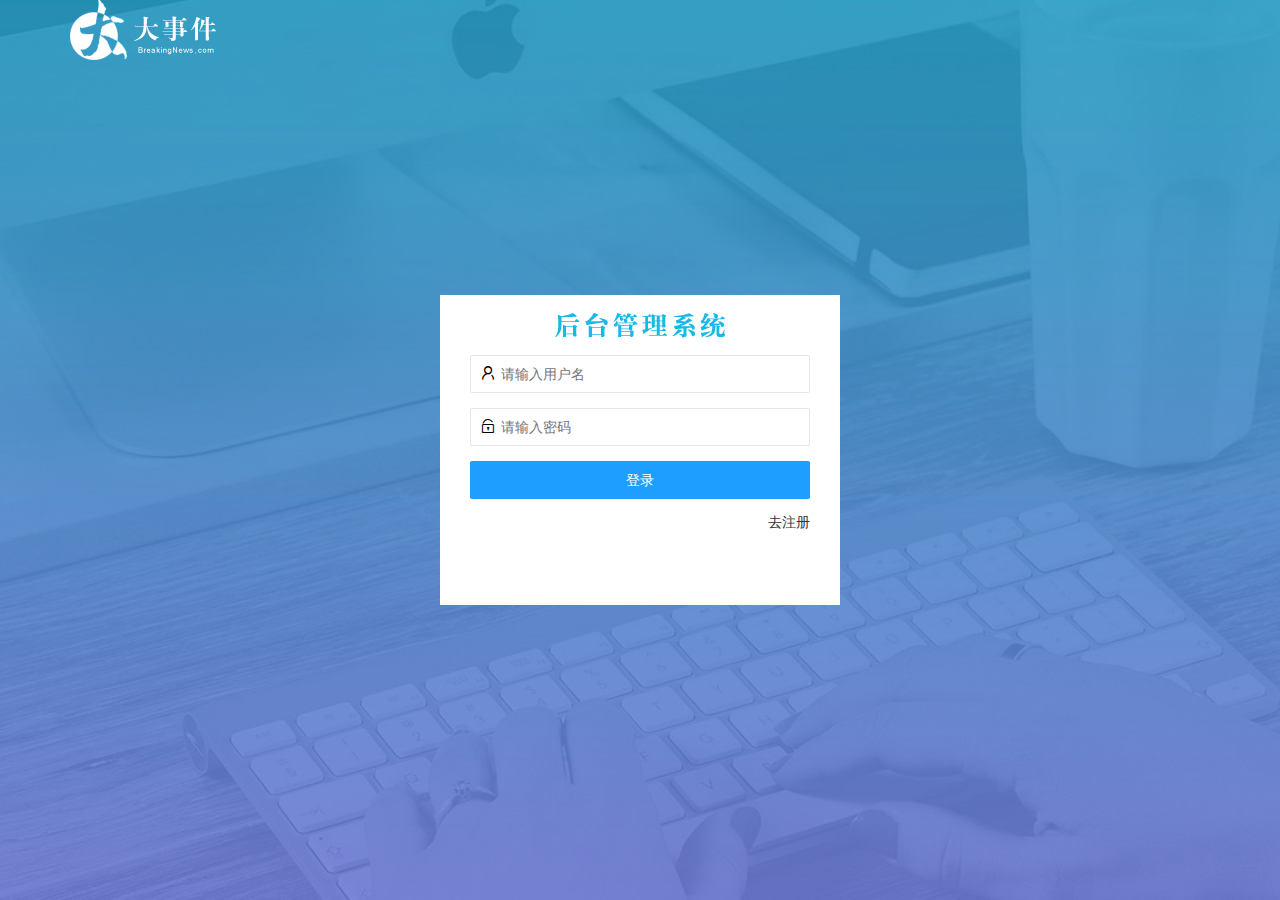
<file: login.html>
<!DOCTYPE html>
<html lang="en">

<head>
    <meta charset="UTF-8">
    <meta name="viewport" content="width=device-width, initial-scale=1.0">
    <title>大事件登录/注册</title>
    <link rel="stylesheet" href="assets/lib/layui/css/layui.css" />
    <link rel="stylesheet" href="assets/css/login.css" />
    <script src="assets/lib/jquery.js"></script>
    <script src="assets/lib/layui/layui.all.js"></script>
    <!-- 导入公共 js -->
    <script src="assets/js/baseAPI.js"></script>
    <script src="assets/js/login.js"></script>

</head>

<body>
    <!-- 头部logo区域 -->
    <div class="layui-main">
        <img src="assets/images/logo.png" alt="">
    </div>
    <!-- 登录注册区域 -->
    <div class="login-reg">
        <div class="title-box"></div>
        <!-- 登录区域 -->
        <div class="login">
            <form class="layui-form login-from">
                <div class="layui-form-item">
                    <i class="layui-icon layui-icon-username"></i>
                    <input type="text" name="username" required lay-verify="required" placeholder="请输入用户名" autocomplete="off" class="layui-input">
                </div>
                <div class="layui-form-item">
                    <i class="layui-icon layui-icon-password
                    "></i>
                    <input type="password" name="password" required lay-verify="required|pwd" placeholder="请输入密码" autocomplete="off" class="layui-input">
                </div>
                <div class="layui-form-item">
                    <button class="layui-btn  layui-btn-normal layui-btn-fluid" lay-submit>登录</button>
                </div>
                <div class="layui-form-item links">
                    <a href="javascrpit:;" id="login">去注册</a>
                </div>
            </form>
        </div>
        <!-- 注册区域 -->
        <div class="reg">
            <form class="layui-form reg-from">
                <div class="layui-form-item">
                    <i class="layui-icon layui-icon-username"></i>
                    <input type="text" name="username" required lay-verify="required" placeholder="请输入用户名" autocomplete="off" class="layui-input">
                </div>
                <div class="layui-form-item">
                    <i class="layui-icon layui-icon-password"></i>
                    <input type="password" name="password" required lay-verify="required|pwd" placeholder="请输入密码" autocomplete="off" class="layui-input" id="reg-p">
                </div>
                <div class="layui-form-item">
                    <i class="layui-icon layui-icon-password"></i>
                    <input type="password" name="repassword" required lay-verify="required|pwd|repwd" placeholder="再次确认密码" autocomplete="off" class="layui-input">
                </div>
                <div class="layui-form-item">
                    <button class="layui-btn  layui-btn-normal layui-btn-fluid" lay-submit>注册</button>
                </div>
                <div class="layui-form-item links">
                    <a href="javascrpit:;" id="reg">去登陆</a>
                </div>
            </form>
        </div>
    </div>
</body>

</html>
</file>
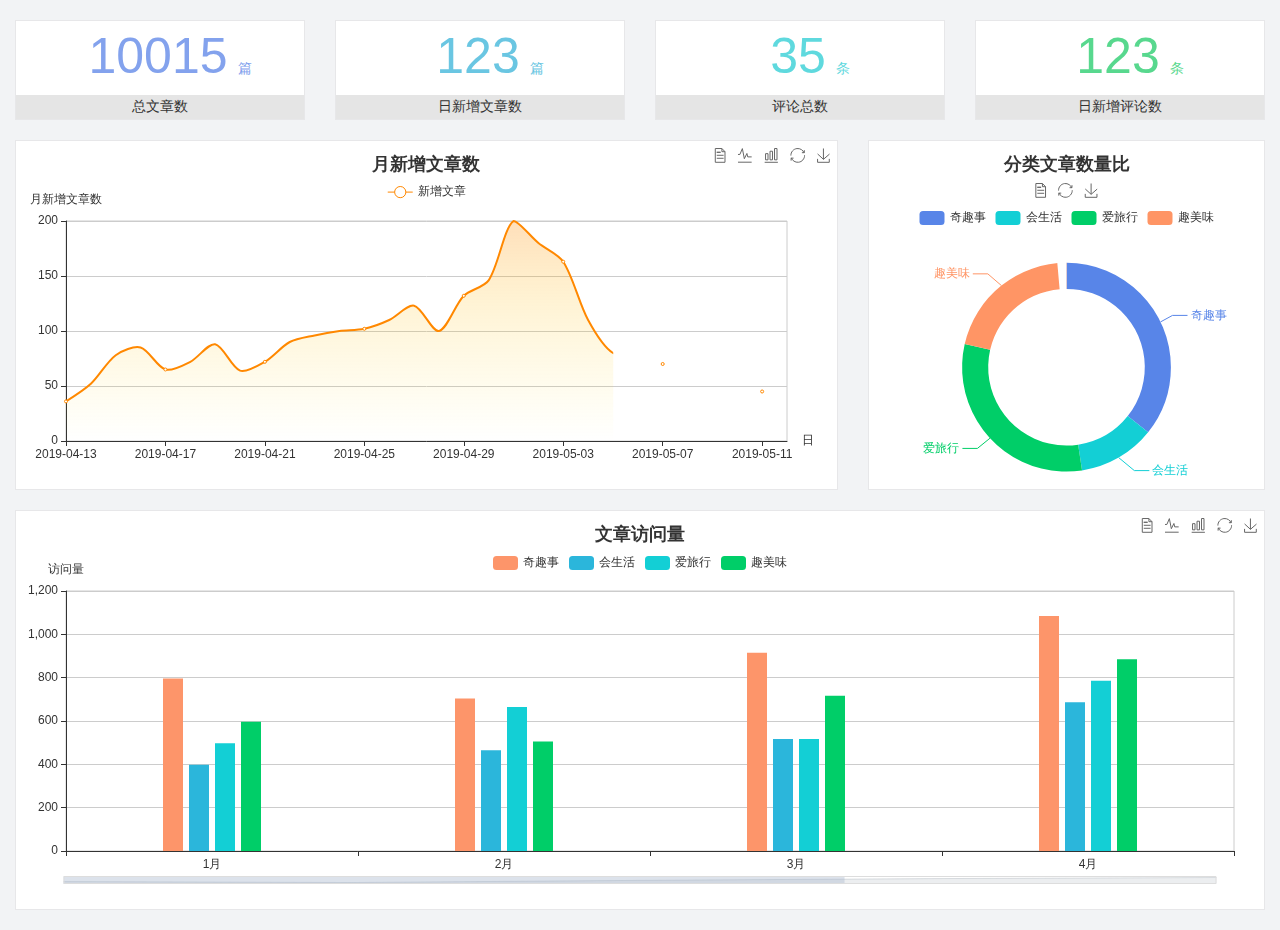
<file: home/dashboard.html>
<!DOCTYPE html>
<html lang="en">

<head>
  <meta charset="UTF-8">
  <meta name="viewport" content="width=device-width, initial-scale=1.0">
  <meta http-equiv="X-UA-Compatible" content="ie=edge">
  <title>图表统计</title>
  <link rel="stylesheet" href="../../assets/lib/bootstrap.css" />
  <link rel="stylesheet" href="../../assets/lib/main.css" />
  <script src="../../assets/lib/jquery.js"></script>
  <script type="text/javascript" src="../../assets/lib/echarts.min.js"></script>
</head>

<body>
  <div class="container-fluid">
    <div class="row spannel_list">
      <div class="col-sm-3 col-xs-6">
        <div class="spannel">
          <em>10015</em><span>篇</span>
          <b>总文章数</b>
        </div>
      </div>
      <div class="col-sm-3 col-xs-6">
        <div class="spannel scolor01">
          <em>123</em><span>篇</span>
          <b>日新增文章数</b>
        </div>
      </div>
      <div class="col-sm-3 col-xs-6">
        <div class="spannel scolor02">
          <em>35</em><span>条</span>
          <b>评论总数</b>
        </div>
      </div>
      <div class="col-sm-3 col-xs-6">
        <div class="spannel scolor03">
          <em>123</em><span>条</span>
          <b>日新增评论数</b>
        </div>
      </div>
    </div>
  </div>

  <div class="container-fluid">
    <div class="row curve-pie">
      <div class="col-lg-8 col-md-8">
        <div class="gragh_pannel" id="curve_show"></div>
      </div>
      <div class="col-lg-4 col-md-4">
        <div class="gragh_pannel" id="pie_show"></div>
      </div>
    </div>
  </div>

  <div class="container-fluid">
    <div class="column_pannel" id="column_show"></div>
  </div>

  <script>
    var oChart = echarts.init(document.getElementById('curve_show'));
    var aList_all = [
      { 'count': 36, 'date': '2019-04-13' },
      { 'count': 52, 'date': '2019-04-14' },
      { 'count': 78, 'date': '2019-04-15' },
      { 'count': 85, 'date': '2019-04-16' },
      { 'count': 65, 'date': '2019-04-17' },
      { 'count': 72, 'date': '2019-04-18' },
      { 'count': 88, 'date': '2019-04-19' },
      { 'count': 64, 'date': '2019-04-20' },
      { 'count': 72, 'date': '2019-04-21' },
      { 'count': 90, 'date': '2019-04-22' },
      { 'count': 96, 'date': '2019-04-23' },
      { 'count': 100, 'date': '2019-04-24' },
      { 'count': 102, 'date': '2019-04-25' },
      { 'count': 110, 'date': '2019-04-26' },
      { 'count': 123, 'date': '2019-04-27' },
      { 'count': 100, 'date': '2019-04-28' },
      { 'count': 132, 'date': '2019-04-29' },
      { 'count': 146, 'date': '2019-04-30' },
      { 'count': 200, 'date': '2019-05-01' },
      { 'count': 180, 'date': '2019-05-02' },
      { 'count': 163, 'date': '2019-05-03' },
      { 'count': 110, 'date': '2019-05-04' },
      { 'count': 80, 'date': '2019-05-05' },
      { 'count': 82, 'date': '2019-05-06' },
      { 'count': 70, 'date': '2019-05-07' },
      { 'count': 65, 'date': '2019-05-08' },
      { 'count': 54, 'date': '2019-05-09' },
      { 'count': 40, 'date': '2019-05-10' },
      { 'count': 45, 'date': '2019-05-11' },
      { 'count': 38, 'date': '2019-05-12' },
    ];

    let aCount = [];
    let aDate = [];

    for (var i = 0; i < aList_all.length; i++) {
      aCount.push(aList_all[i].count);
      aDate.push(aList_all[i].date);
    }

    var chartopt = {
      title: {
        text: '月新增文章数',
        left: 'center',
        top: '10'
      },
      tooltip: {
        trigger: 'axis'
      },
      legend: {
        data: ['新增文章'],
        top: '40'
      },
      toolbox: {
        show: true,
        feature: {
          mark: { show: true },
          dataView: { show: true, readOnly: false },
          magicType: { show: true, type: ['line', 'bar'] },
          restore: { show: true },
          saveAsImage: { show: true }
        }
      },
      calculable: true,
      xAxis: [
        {
          name: '日',
          type: 'category',
          boundaryGap: false,
          data: aDate
        }
      ],
      yAxis: [
        {
          name: '月新增文章数',
          type: 'value'
        }
      ],
      series: [
        {
          name: '新增文章',
          type: 'line',
          smooth: true,
          itemStyle: { normal: { areaStyle: { type: 'default' }, color: '#f80' }, lineStyle: { color: '#f80' } },
          data: aCount
        }],
      areaStyle: {
        normal: {
          color: new echarts.graphic.LinearGradient(0, 0, 0, 1, [{
            offset: 0,
            color: 'rgba(255,136,0,0.39)'
          }, {
            offset: .34,
            color: 'rgba(255,180,0,0.25)'
          }, {
            offset: 1,
            color: 'rgba(255,222,0,0.00)'
          }])

        }
      },
      grid: {
        show: true,
        x: 50,
        x2: 50,
        y: 80,
        height: 220
      }
    };

    oChart.setOption(chartopt);


    var oPie = echarts.init(document.getElementById('pie_show'));
    var oPieopt =
    {
      title: {
        top: 10,
        text: '分类文章数量比',
        x: 'center'
      },
      tooltip: {
        trigger: 'item',
        formatter: "{a} <br/>{b} : {c} ({d}%)"
      },
      color: ['#5885e8', '#13cfd5', '#00ce68', '#ff9565'],
      legend: {
        x: 'center',
        top: 65,
        data: ['奇趣事', '会生活', '爱旅行', '趣美味']
      },
      toolbox: {
        show: true,
        x: 'center',
        top: 35,
        feature: {
          mark: { show: true },
          dataView: { show: true, readOnly: false },
          magicType: {
            show: true,
            type: ['pie', 'funnel'],
            option: {
              funnel: {
                x: '25%',
                width: '50%',
                funnelAlign: 'left',
                max: 1548
              }
            }
          },
          restore: { show: true },
          saveAsImage: { show: true }
        }
      },
      calculable: true,
      series: [
        {
          name: '访问来源',
          type: 'pie',
          radius: ['45%', '60%'],
          center: ['50%', '65%'],
          data: [
            { value: 300, name: '奇趣事' },
            { value: 100, name: '会生活' },
            { value: 260, name: '爱旅行' },
            { value: 180, name: '趣美味' }
          ]
        }
      ]
    };
    oPie.setOption(oPieopt);



    var oColumn = this.echarts.init(document.getElementById('column_show'));
    var oColumnopt =
    {
      title: {
        text: '文章访问量',
        left: 'center',
        top: '10'
      },
      tooltip: {
        trigger: 'axis'
      },
      legend: {
        data: ['奇趣事', '会生活', '爱旅行', '趣美味'],
        top: '40'
      },
      toolbox: {
        show: true,
        feature: {
          mark: { show: true },
          dataView: { show: true, readOnly: false },
          magicType: { show: true, type: ['line', 'bar'] },
          restore: { show: true },
          saveAsImage: { show: true }
        }
      },
      calculable: true,
      xAxis: [
        {
          type: 'category',
          data: ['1月', '2月', '3月', '4月', '5月']
        }
      ],
      yAxis: [
        {
          name: '访问量',
          type: 'value'
        }
      ],
      series: [
        {
          name: '奇趣事',
          type: 'bar',
          barWidth: 20,
          itemStyle: {
            normal: { areaStyle: { type: 'default' }, color: '#fd956a' }
          },
          data: [800, 708, 920, 1090, 1200]
        },
        {
          name: '会生活',
          type: 'bar',
          barWidth: 20,
          itemStyle: {
            normal: { areaStyle: { type: 'default' }, color: '#2bb6db' }
          },
          data: [400, 468, 520, 690, 800]
        },
        {
          name: '爱旅行',
          type: 'bar',
          barWidth: 20,
          itemStyle: {
            normal: { areaStyle: { type: 'default' }, color: '#13cfd5' }
          },
          data: [500, 668, 520, 790, 900]
        },
        {
          name: '趣美味',
          type: 'bar',
          barWidth: 20,
          itemStyle: {
            normal: { areaStyle: { type: 'default' }, color: '#00ce68' }
          },
          data: [600, 508, 720, 890, 1000]
        }
      ],
      grid: {
        show: true,
        x: 50,
        x2: 30,
        y: 80,
        height: 260
      },
      dataZoom: [//给x轴设置滚动条
        {
          start: 0,//默认为0
          end: 100 - 1000 / 31,//默认为100
          type: 'slider',
          show: true,
          xAxisIndex: [0],
          handleSize: 0,//滑动条的 左右2个滑动条的大小
          height: 8,//组件高度
          left: 45, //左边的距离
          right: 50,//右边的距离
          bottom: 26,//右边的距离
          handleColor: '#ddd',//h滑动图标的颜色
          handleStyle: {
            borderColor: "#cacaca",
            borderWidth: "1",
            shadowBlur: 2,
            background: "#ddd",
            shadowColor: "#ddd",
          }
        }]
    };
    oColumn.setOption(oColumnopt);
  </script>
</body>

</html>
</file>
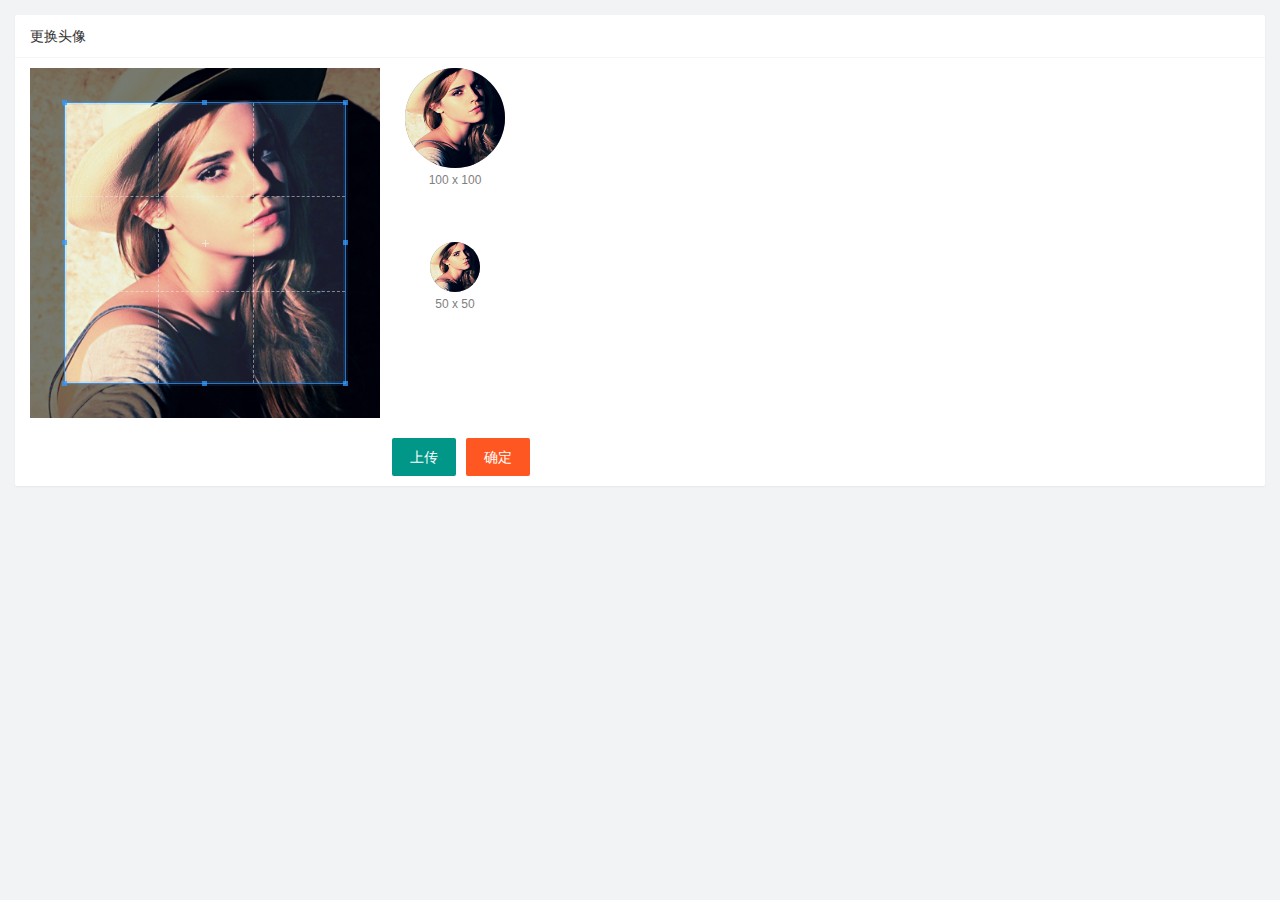
<file: user/user_avatar.html>
<!DOCTYPE html>
<html lang="en">

<head>
    <meta charset="UTF-8">
    <meta name="viewport" content="width=device-width, initial-scale=1.0">
    <title>Document</title>
    <link rel="stylesheet" href="/assets/lib/layui/css/layui.css">
    <link rel="stylesheet" href="/assets/lib/cropper/cropper.css">
    <link rel="stylesheet" href="/assets/css/user/user_avatar.css">
</head>

<body>
    <div class="layui-card">
        <div class="layui-card-header">更换头像</div>
        <div class="layui-card-body">
            <!-- 第一行的图片裁剪和预览区域 -->
            <div class="row1">
                <!-- 图片裁剪区域 -->
                <div class="cropper-box">
                    <!-- 这个 img 标签很重要，将来会把它初始化为裁剪区域 -->
                    <img id="image" src="/assets/images/sample.jpg" />
                </div>
                <!-- 图片的预览区域 -->
                <div class="preview-box">
                    <div>
                        <!-- 宽高为 100px 的预览区域 -->
                        <div class="img-preview w100"></div>
                        <p class="size">100 x 100</p>
                    </div>
                    <div>
                        <!-- 宽高为 50px 的预览区域 -->
                        <div class="img-preview w50"></div>
                        <p class="size">50 x 50</p>
                    </div>
                </div>
            </div>

            <!-- 第二行的按钮区域 -->
            <div class="row2">
                <!--通过 accept 属性可以指定选择哪种类型的文件 -->
                <input type="file" name="avatar" accept="image/png,image/jpeg" style="display: none;">
                <button type="button" class="layui-btn" id="btn1">上传</button>
                <button type="button" class="layui-btn layui-btn-danger" id="btn2">确定</button>
            </div>
        </div>
    </div>

    <script src="/assets/lib/jquery.js"></script>
    <script src="/assets/lib/layui/layui.all.js"></script>
    <script src="/assets/lib/cropper/Cropper.js"></script>
    <script src="/assets/lib/cropper/jquery-cropper.js"></script>
    <script src="/assets/js/baseAPI.js"></script>
    <script src="/assets/js/user/user_avatar.js"></script>
</body>

</html>
</file>
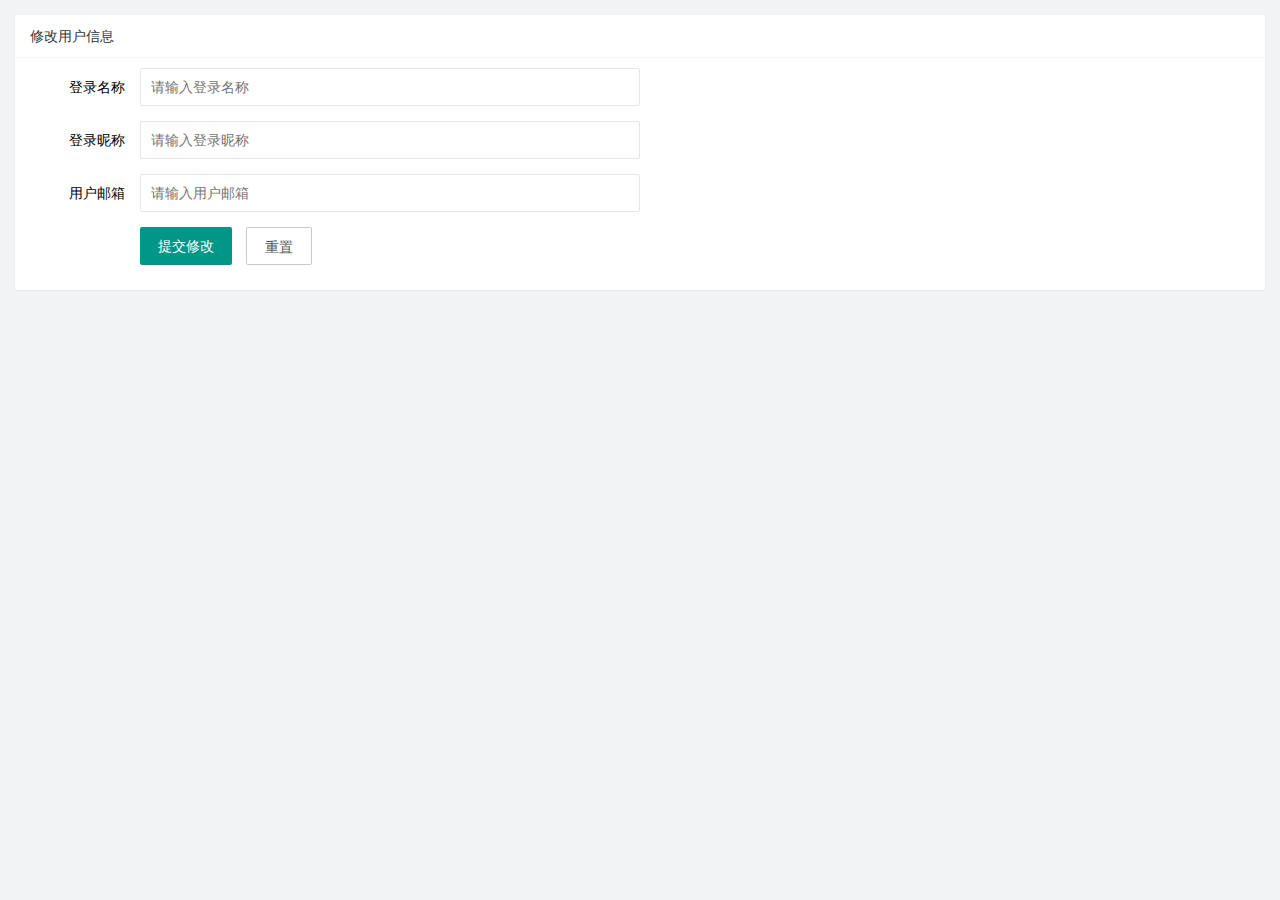
<file: user/user_info.html>
<!DOCTYPE html>
<html lang="en">

<head>
    <meta charset="UTF-8">
    <meta name="viewport" content="width=device-width, initial-scale=1.0">
    <title>Document</title>
    <link rel="stylesheet" href="/assets/lib/layui/css/layui.css">
    <link rel="stylesheet" href="/assets/css/user/user_info.css">


</head>

<body>
    <div class="layui-card">
        <div class="layui-card-header">修改用户信息</div>
        <div class="layui-card-body">
            <form class="layui-form" lay-filter="userInfo">
                <!-- 隐藏域 -->
                <input type="hidden" name="id">
                <div class="layui-form-item">
                    <label class="layui-form-label">登录名称</label>
                    <div class="layui-input-block">
                        <input type="text" name="username" required lay-verify="required" placeholder="请输入登录名称" autocomplete="off" class="layui-input">
                    </div>
                </div>
                <div class="layui-form-item">
                    <label class="layui-form-label">登录昵称</label>
                    <div class="layui-input-block">
                        <input type="text" name="nickname" required lay-verify="required|nickname" placeholder="请输入登录昵称" autocomplete="off" class="layui-input">
                    </div>
                </div>
                <div class="layui-form-item">
                    <label class="layui-form-label">用户邮箱</label>
                    <div class="layui-input-block">
                        <input type="text" name="email" required lay-verify="required|email" placeholder="请输入用户邮箱" autocomplete="off" class="layui-input">
                    </div>
                </div>
                <div class="layui-form-item">
                    <div class="layui-input-block">
                        <button class="layui-btn" lay-submit lay-filter="formDemo" id="sub">提交修改</button>
                        <button type="reset" class="layui-btn layui-btn-primary" id="re-btn">重置</button>
                    </div>
                </div>
            </form>
        </div>
    </div>

    <script src="/assets/lib/jquery.js"></script>
    <script src="/assets/lib/layui/layui.all.js"></script>
    <script src="/assets/js/baseAPI.js"></script>
    <script src="/assets/js/user/user_info.js"></script>
</body>

</html>
</file>
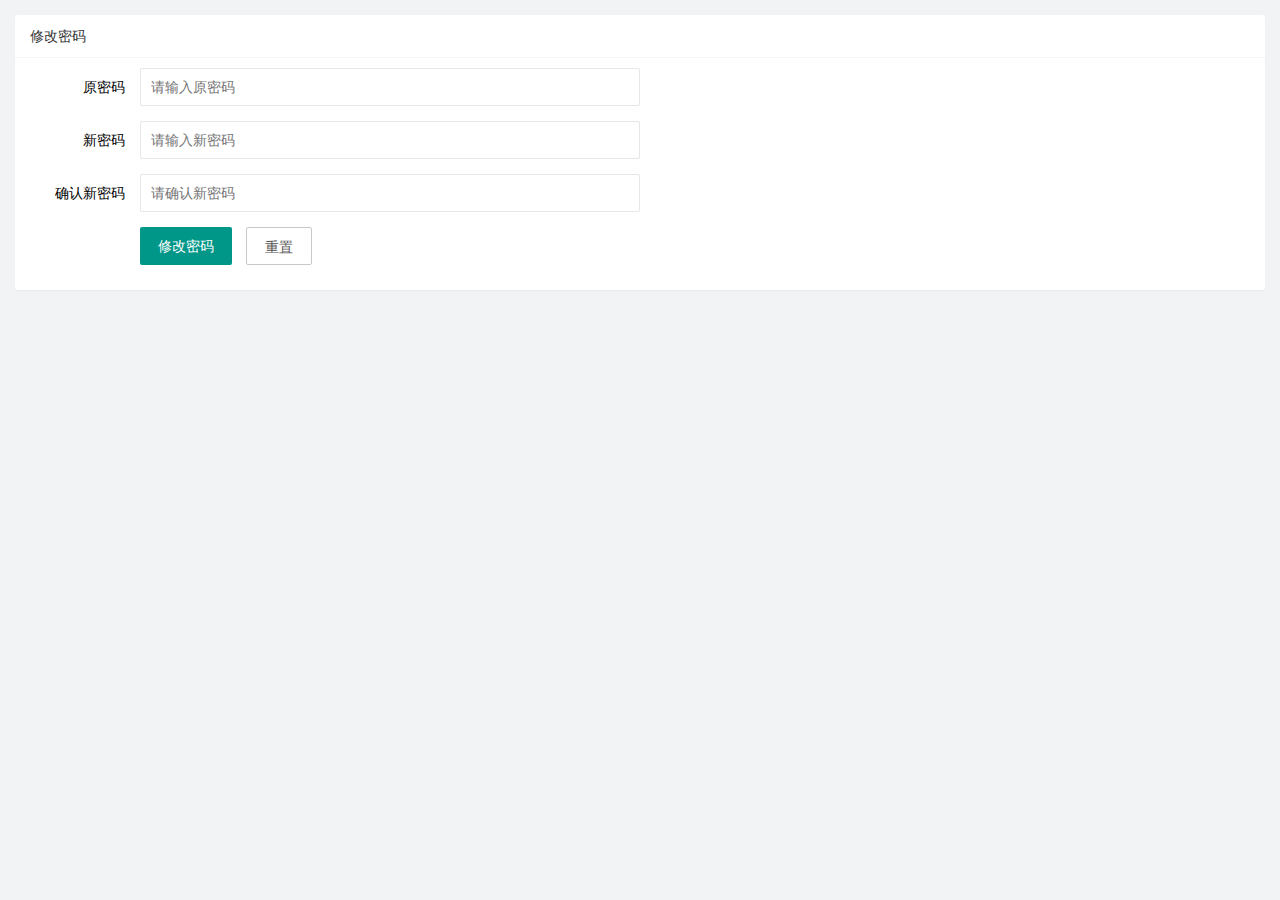
<file: user/user_pwd.html>
<!DOCTYPE html>
<html lang="en">

<head>
    <meta charset="UTF-8">
    <meta name="viewport" content="width=device-width, initial-scale=1.0">
    <title>Document</title>
    <link rel="stylesheet" href="/assets/lib/layui/css/layui.css">
    <link rel="stylesheet" href="/assets/css/user/user_pwd.css">
</head>

<body>
    <div class="layui-card">
        <div class="layui-card-header">修改密码</div>
        <div class="layui-card-body">
            <form class="layui-form" action="">
                <div class="layui-form-item">
                    <label class="layui-form-label">原密码</label>
                    <div class="layui-input-block">
                        <input type="password" name="oldPwd" required lay-verify="required|pwd" placeholder="请输入原密码" autocomplete="off" class="layui-input oldPwd">
                    </div>
                </div>
                <div class="layui-form-item">
                    <label class="layui-form-label">新密码</label>
                    <div class="layui-input-block">
                        <input type="password" name="newPwd" required lay-verify="required|pwd|cloudy" placeholder="请输入新密码" autocomplete="off" class="layui-input newPwd">
                    </div>
                </div>
                <div class="layui-form-item">
                    <label class="layui-form-label">确认新密码</label>
                    <div class="layui-input-block">
                        <input type="password" name="newPwd2" required lay-verify="required|pwd|confirm" placeholder="请确认新密码" autocomplete="off" class="layui-input">
                    </div>
                </div>
                <div class="layui-form-item">
                    <div class="layui-input-block">
                        <button class="layui-btn" lay-submit lay-filter="formDemo">修改密码</button>
                        <button type="reset" class="layui-btn layui-btn-primary">重置</button>
                    </div>
                </div>
            </form>
        </div>
    </div>


    <script src="/assets/lib/jquery.js"></script>
    <script src="/assets/lib/layui/layui.all.js"></script>
    <script src="/assets/js/baseAPI.js"></script>
    <script src="/assets/js/user/user_pwd.js"></script>
</body>

</html>
</file>
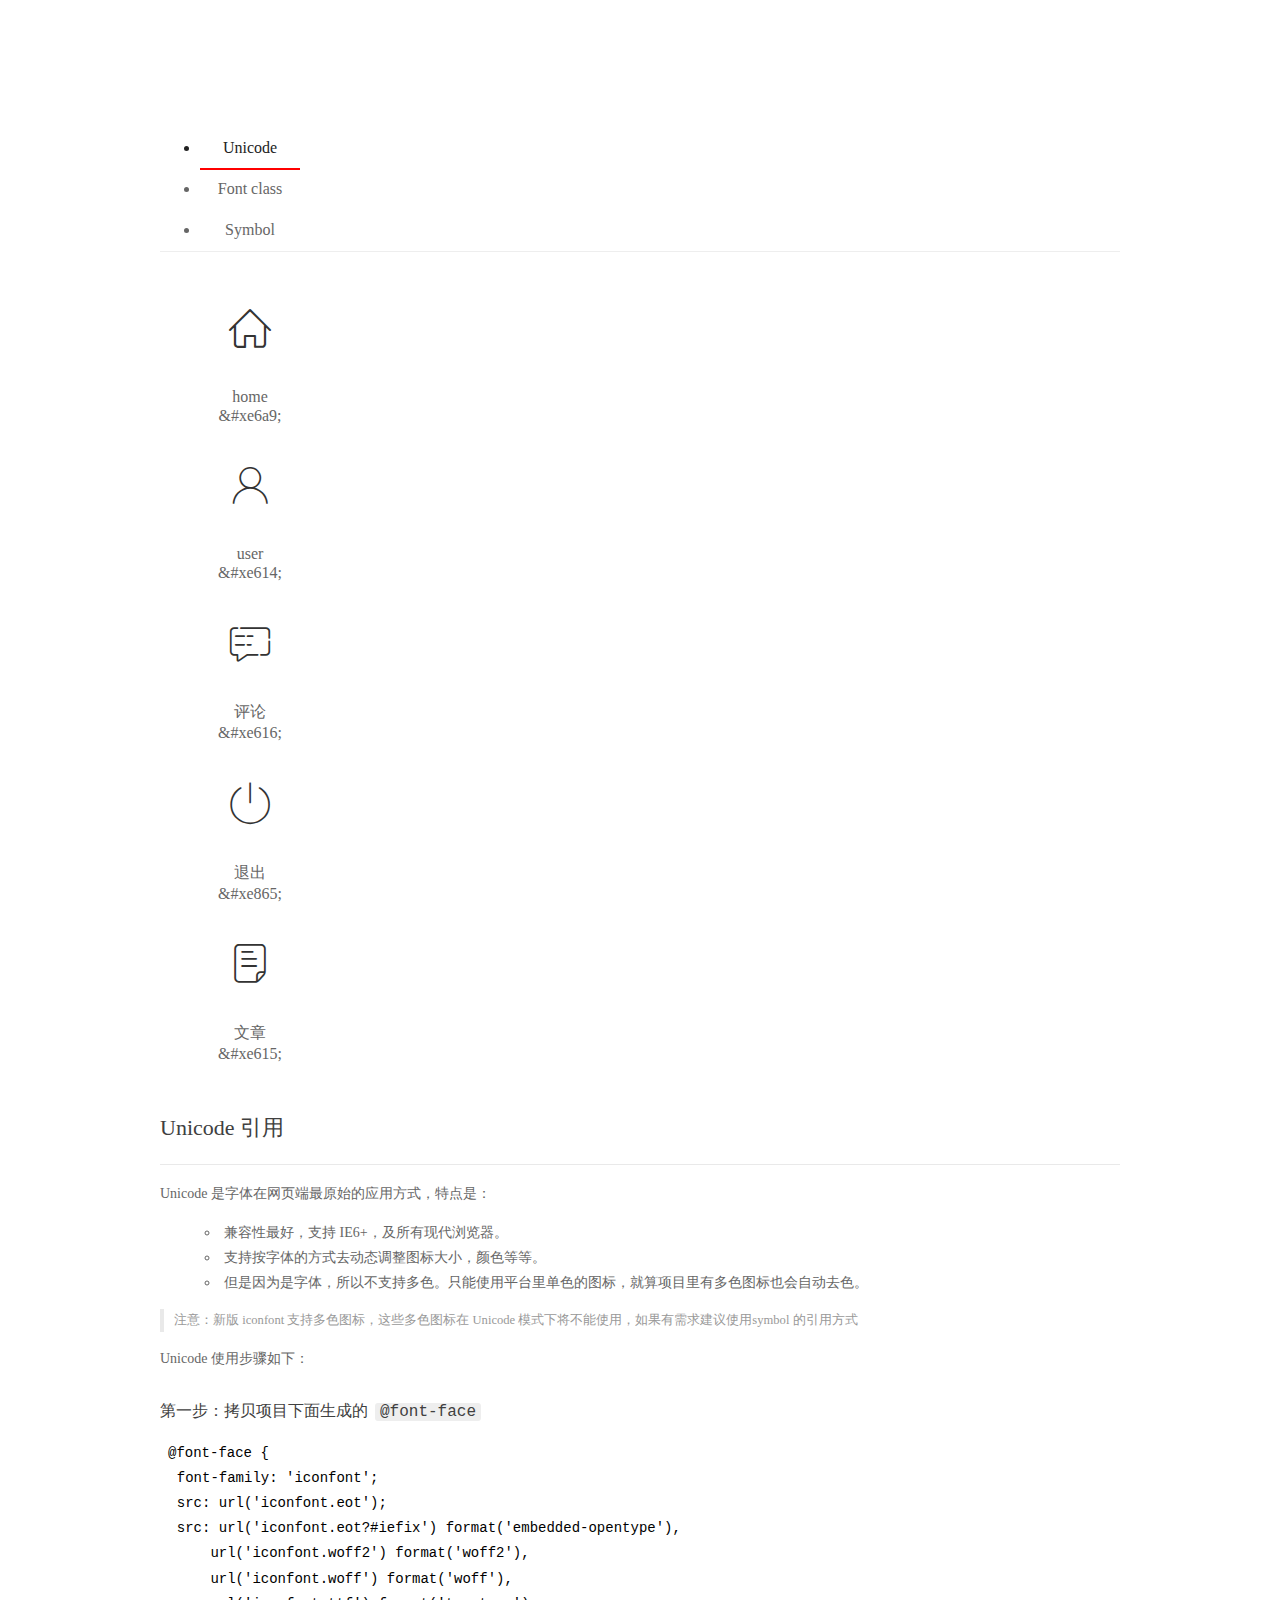
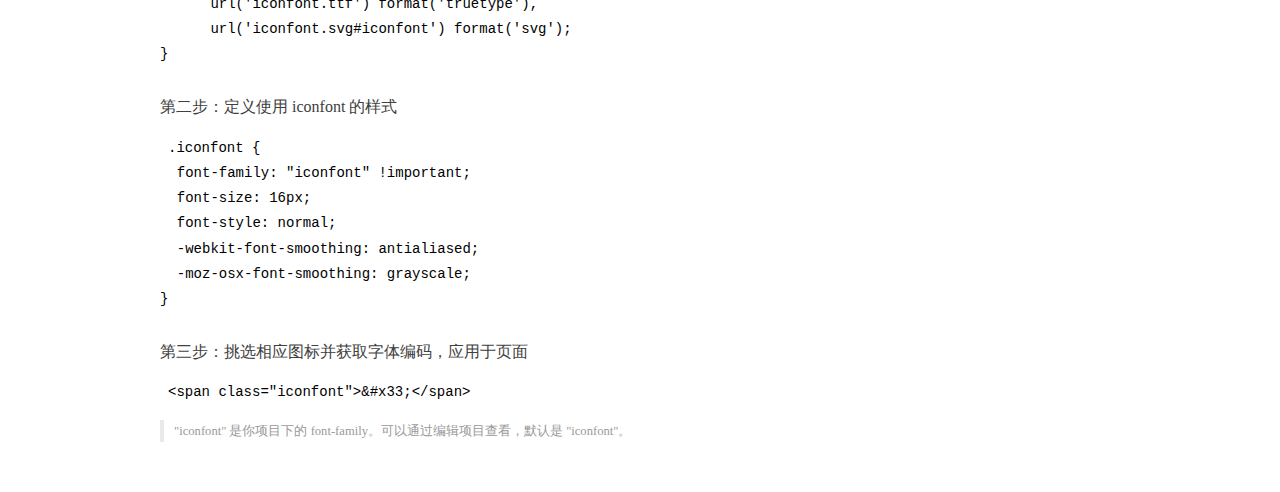
<file: assets/fonts/demo_index.html>
<!DOCTYPE html>
<html>
<head>
  <meta charset="utf-8"/>
  <title>IconFont Demo</title>
  <link rel="shortcut icon" href="https://gtms04.alicdn.com/tps/i4/TB1_oz6GVXXXXaFXpXXJDFnIXXX-64-64.ico" type="image/x-icon"/>
  <link rel="stylesheet" href="https://g.alicdn.com/thx/cube/1.3.2/cube.min.css">
  <link rel="stylesheet" href="demo.css">
  <link rel="stylesheet" href="iconfont.css">
  <script src="iconfont.js"></script>
  <!-- jQuery -->
  <script src="https://a1.alicdn.com/oss/uploads/2018/12/26/7bfddb60-08e8-11e9-9b04-53e73bb6408b.js"></script>
  <!-- 代码高亮 -->
  <script src="https://a1.alicdn.com/oss/uploads/2018/12/26/a3f714d0-08e6-11e9-8a15-ebf944d7534c.js"></script>
</head>
<body>
  <div class="main">
    <h1 class="logo"><a href="https://www.iconfont.cn/" title="iconfont 首页" target="_blank">&#xe86b;</a></h1>
    <div class="nav-tabs">
      <ul id="tabs" class="dib-box">
        <li class="dib active"><span>Unicode</span></li>
        <li class="dib"><span>Font class</span></li>
        <li class="dib"><span>Symbol</span></li>
      </ul>
      
    </div>
    <div class="tab-container">
      <div class="content unicode" style="display: block;">
          <ul class="icon_lists dib-box">
          
            <li class="dib">
              <span class="icon iconfont">&#xe6a9;</span>
                <div class="name">home</div>
                <div class="code-name">&amp;#xe6a9;</div>
              </li>
          
            <li class="dib">
              <span class="icon iconfont">&#xe614;</span>
                <div class="name">user</div>
                <div class="code-name">&amp;#xe614;</div>
              </li>
          
            <li class="dib">
              <span class="icon iconfont">&#xe616;</span>
                <div class="name">评论</div>
                <div class="code-name">&amp;#xe616;</div>
              </li>
          
            <li class="dib">
              <span class="icon iconfont">&#xe865;</span>
                <div class="name">退出</div>
                <div class="code-name">&amp;#xe865;</div>
              </li>
          
            <li class="dib">
              <span class="icon iconfont">&#xe615;</span>
                <div class="name">文章</div>
                <div class="code-name">&amp;#xe615;</div>
              </li>
          
          </ul>
          <div class="article markdown">
          <h2 id="unicode-">Unicode 引用</h2>
          <hr>

          <p>Unicode 是字体在网页端最原始的应用方式，特点是：</p>
          <ul>
            <li>兼容性最好，支持 IE6+，及所有现代浏览器。</li>
            <li>支持按字体的方式去动态调整图标大小，颜色等等。</li>
            <li>但是因为是字体，所以不支持多色。只能使用平台里单色的图标，就算项目里有多色图标也会自动去色。</li>
          </ul>
          <blockquote>
            <p>注意：新版 iconfont 支持多色图标，这些多色图标在 Unicode 模式下将不能使用，如果有需求建议使用symbol 的引用方式</p>
          </blockquote>
          <p>Unicode 使用步骤如下：</p>
          <h3 id="-font-face">第一步：拷贝项目下面生成的 <code>@font-face</code></h3>
<pre><code class="language-css"
>@font-face {
  font-family: 'iconfont';
  src: url('iconfont.eot');
  src: url('iconfont.eot?#iefix') format('embedded-opentype'),
      url('iconfont.woff2') format('woff2'),
      url('iconfont.woff') format('woff'),
      url('iconfont.ttf') format('truetype'),
      url('iconfont.svg#iconfont') format('svg');
}
</code></pre>
          <h3 id="-iconfont-">第二步：定义使用 iconfont 的样式</h3>
<pre><code class="language-css"
>.iconfont {
  font-family: "iconfont" !important;
  font-size: 16px;
  font-style: normal;
  -webkit-font-smoothing: antialiased;
  -moz-osx-font-smoothing: grayscale;
}
</code></pre>
          <h3 id="-">第三步：挑选相应图标并获取字体编码，应用于页面</h3>
<pre>
<code class="language-html"
>&lt;span class="iconfont"&gt;&amp;#x33;&lt;/span&gt;
</code></pre>
          <blockquote>
            <p>"iconfont" 是你项目下的 font-family。可以通过编辑项目查看，默认是 "iconfont"。</p>
          </blockquote>
          </div>
      </div>
      <div class="content font-class">
        <ul class="icon_lists dib-box">
          
          <li class="dib">
            <span class="icon iconfont icon-home"></span>
            <div class="name">
              home
            </div>
            <div class="code-name">.icon-home
            </div>
          </li>
          
          <li class="dib">
            <span class="icon iconfont icon-user"></span>
            <div class="name">
              user
            </div>
            <div class="code-name">.icon-user
            </div>
          </li>
          
          <li class="dib">
            <span class="icon iconfont icon-pinglun"></span>
            <div class="name">
              评论
            </div>
            <div class="code-name">.icon-pinglun
            </div>
          </li>
          
          <li class="dib">
            <span class="icon iconfont icon-tuichu"></span>
            <div class="name">
              退出
            </div>
            <div class="code-name">.icon-tuichu
            </div>
          </li>
          
          <li class="dib">
            <span class="icon iconfont icon-16"></span>
            <div class="name">
              文章
            </div>
            <div class="code-name">.icon-16
            </div>
          </li>
          
        </ul>
        <div class="article markdown">
        <h2 id="font-class-">font-class 引用</h2>
        <hr>

        <p>font-class 是 Unicode 使用方式的一种变种，主要是解决 Unicode 书写不直观，语意不明确的问题。</p>
        <p>与 Unicode 使用方式相比，具有如下特点：</p>
        <ul>
          <li>兼容性良好，支持 IE8+，及所有现代浏览器。</li>
          <li>相比于 Unicode 语意明确，书写更直观。可以很容易分辨这个 icon 是什么。</li>
          <li>因为使用 class 来定义图标，所以当要替换图标时，只需要修改 class 里面的 Unicode 引用。</li>
          <li>不过因为本质上还是使用的字体，所以多色图标还是不支持的。</li>
        </ul>
        <p>使用步骤如下：</p>
        <h3 id="-fontclass-">第一步：引入项目下面生成的 fontclass 代码：</h3>
<pre><code class="language-html">&lt;link rel="stylesheet" href="./iconfont.css"&gt;
</code></pre>
        <h3 id="-">第二步：挑选相应图标并获取类名，应用于页面：</h3>
<pre><code class="language-html">&lt;span class="iconfont icon-xxx"&gt;&lt;/span&gt;
</code></pre>
        <blockquote>
          <p>"
            iconfont" 是你项目下的 font-family。可以通过编辑项目查看，默认是 "iconfont"。</p>
        </blockquote>
      </div>
      </div>
      <div class="content symbol">
          <ul class="icon_lists dib-box">
          
            <li class="dib">
                <svg class="icon svg-icon" aria-hidden="true">
                  <use xlink:href="#icon-home"></use>
                </svg>
                <div class="name">home</div>
                <div class="code-name">#icon-home</div>
            </li>
          
            <li class="dib">
                <svg class="icon svg-icon" aria-hidden="true">
                  <use xlink:href="#icon-user"></use>
                </svg>
                <div class="name">user</div>
                <div class="code-name">#icon-user</div>
            </li>
          
            <li class="dib">
                <svg class="icon svg-icon" aria-hidden="true">
                  <use xlink:href="#icon-pinglun"></use>
                </svg>
                <div class="name">评论</div>
                <div class="code-name">#icon-pinglun</div>
            </li>
          
            <li class="dib">
                <svg class="icon svg-icon" aria-hidden="true">
                  <use xlink:href="#icon-tuichu"></use>
                </svg>
                <div class="name">退出</div>
                <div class="code-name">#icon-tuichu</div>
            </li>
          
            <li class="dib">
                <svg class="icon svg-icon" aria-hidden="true">
                  <use xlink:href="#icon-16"></use>
                </svg>
                <div class="name">文章</div>
                <div class="code-name">#icon-16</div>
            </li>
          
          </ul>
          <div class="article markdown">
          <h2 id="symbol-">Symbol 引用</h2>
          <hr>

          <p>这是一种全新的使用方式，应该说这才是未来的主流，也是平台目前推荐的用法。相关介绍可以参考这篇<a href="">文章</a>
            这种用法其实是做了一个 SVG 的集合，与另外两种相比具有如下特点：</p>
          <ul>
            <li>支持多色图标了，不再受单色限制。</li>
            <li>通过一些技巧，支持像字体那样，通过 <code>font-size</code>, <code>color</code> 来调整样式。</li>
            <li>兼容性较差，支持 IE9+，及现代浏览器。</li>
            <li>浏览器渲染 SVG 的性能一般，还不如 png。</li>
          </ul>
          <p>使用步骤如下：</p>
          <h3 id="-symbol-">第一步：引入项目下面生成的 symbol 代码：</h3>
<pre><code class="language-html">&lt;script src="./iconfont.js"&gt;&lt;/script&gt;
</code></pre>
          <h3 id="-css-">第二步：加入通用 CSS 代码（引入一次就行）：</h3>
<pre><code class="language-html">&lt;style&gt;
.icon {
  width: 1em;
  height: 1em;
  vertical-align: -0.15em;
  fill: currentColor;
  overflow: hidden;
}
&lt;/style&gt;
</code></pre>
          <h3 id="-">第三步：挑选相应图标并获取类名，应用于页面：</h3>
<pre><code class="language-html">&lt;svg class="icon" aria-hidden="true"&gt;
  &lt;use xlink:href="#icon-xxx"&gt;&lt;/use&gt;
&lt;/svg&gt;
</code></pre>
          </div>
      </div>

    </div>
  </div>
  <script>
  $(document).ready(function () {
      $('.tab-container .content:first').show()

      $('#tabs li').click(function (e) {
        var tabContent = $('.tab-container .content')
        var index = $(this).index()

        if ($(this).hasClass('active')) {
          return
        } else {
          $('#tabs li').removeClass('active')
          $(this).addClass('active')

          tabContent.hide().eq(index).fadeIn()
        }
      })
    })
  </script>
</body>
</html>
</file>
<file: assets/lib/layui/css/layui.css>
/** layui-v2.5.5 MIT License By https://www.layui.com */
 .layui-inline,img{display:inline-block;vertical-align:middle}h1,h2,h3,h4,h5,h6{font-weight:400}.layui-edge,.layui-header,.layui-inline,.layui-main{position:relative}.layui-body,.layui-edge,.layui-elip{overflow:hidden}.layui-btn,.layui-edge,.layui-inline,img{vertical-align:middle}.layui-btn,.layui-disabled,.layui-icon,.layui-unselect{-moz-user-select:none;-webkit-user-select:none;-ms-user-select:none}.layui-elip,.layui-form-checkbox span,.layui-form-pane .layui-form-label{text-overflow:ellipsis;white-space:nowrap}.layui-breadcrumb,.layui-tree-btnGroup{visibility:hidden}blockquote,body,button,dd,div,dl,dt,form,h1,h2,h3,h4,h5,h6,input,li,ol,p,pre,td,textarea,th,ul{margin:0;padding:0;-webkit-tap-highlight-color:rgba(0,0,0,0)}a:active,a:hover{outline:0}img{border:none}li{list-style:none}table{border-collapse:collapse;border-spacing:0}h4,h5,h6{font-size:100%}button,input,optgroup,option,select,textarea{font-family:inherit;font-size:inherit;font-style:inherit;font-weight:inherit;outline:0}pre{white-space:pre-wrap;white-space:-moz-pre-wrap;white-space:-pre-wrap;white-space:-o-pre-wrap;word-wrap:break-word}body{line-height:24px;font:14px Helvetica Neue,Helvetica,PingFang SC,Tahoma,Arial,sans-serif}hr{height:1px;margin:10px 0;border:0;clear:both}a{color:#333;text-decoration:none}a:hover{color:#777}a cite{font-style:normal;*cursor:pointer}.layui-border-box,.layui-border-box *{box-sizing:border-box}.layui-box,.layui-box *{box-sizing:content-box}.layui-clear{clear:both;*zoom:1}.layui-clear:after{content:'\20';clear:both;*zoom:1;display:block;height:0}.layui-inline{*display:inline;*zoom:1}.layui-edge{display:inline-block;width:0;height:0;border-width:6px;border-style:dashed;border-color:transparent}.layui-edge-top{top:-4px;border-bottom-color:#999;border-bottom-style:solid}.layui-edge-right{border-left-color:#999;border-left-style:solid}.layui-edge-bottom{top:2px;border-top-color:#999;border-top-style:solid}.layui-edge-left{border-right-color:#999;border-right-style:solid}.layui-disabled,.layui-disabled:hover{color:#d2d2d2!important;cursor:not-allowed!important}.layui-circle{border-radius:100%}.layui-show{display:block!important}.layui-hide{display:none!important}@font-face{font-family:layui-icon;src:url(../font/iconfont.eot?v=250);src:url(../font/iconfont.eot?v=250#iefix) format('embedded-opentype'),url(../font/iconfont.woff2?v=250) format('woff2'),url(../font/iconfont.woff?v=250) format('woff'),url(../font/iconfont.ttf?v=250) format('truetype'),url(../font/iconfont.svg?v=250#layui-icon) format('svg')}.layui-icon{font-family:layui-icon!important;font-size:16px;font-style:normal;-webkit-font-smoothing:antialiased;-moz-osx-font-smoothing:grayscale}.layui-icon-reply-fill:before{content:"\e611"}.layui-icon-set-fill:before{content:"\e614"}.layui-icon-menu-fill:before{content:"\e60f"}.layui-icon-search:before{content:"\e615"}.layui-icon-share:before{content:"\e641"}.layui-icon-set-sm:before{content:"\e620"}.layui-icon-engine:before{content:"\e628"}.layui-icon-close:before{content:"\1006"}.layui-icon-close-fill:before{content:"\1007"}.layui-icon-chart-screen:before{content:"\e629"}.layui-icon-star:before{content:"\e600"}.layui-icon-circle-dot:before{content:"\e617"}.layui-icon-chat:before{content:"\e606"}.layui-icon-release:before{content:"\e609"}.layui-icon-list:before{content:"\e60a"}.layui-icon-chart:before{content:"\e62c"}.layui-icon-ok-circle:before{content:"\1005"}.layui-icon-layim-theme:before{content:"\e61b"}.layui-icon-table:before{content:"\e62d"}.layui-icon-right:before{content:"\e602"}.layui-icon-left:before{content:"\e603"}.layui-icon-cart-simple:before{content:"\e698"}.layui-icon-face-cry:before{content:"\e69c"}.layui-icon-face-smile:before{content:"\e6af"}.layui-icon-survey:before{content:"\e6b2"}.layui-icon-tree:before{content:"\e62e"}.layui-icon-upload-circle:before{content:"\e62f"}.layui-icon-add-circle:before{content:"\e61f"}.layui-icon-download-circle:before{content:"\e601"}.layui-icon-templeate-1:before{content:"\e630"}.layui-icon-util:before{content:"\e631"}.layui-icon-face-surprised:before{content:"\e664"}.layui-icon-edit:before{content:"\e642"}.layui-icon-speaker:before{content:"\e645"}.layui-icon-down:before{content:"\e61a"}.layui-icon-file:before{content:"\e621"}.layui-icon-layouts:before{content:"\e632"}.layui-icon-rate-half:before{content:"\e6c9"}.layui-icon-add-circle-fine:before{content:"\e608"}.layui-icon-prev-circle:before{content:"\e633"}.layui-icon-read:before{content:"\e705"}.layui-icon-404:before{content:"\e61c"}.layui-icon-carousel:before{content:"\e634"}.layui-icon-help:before{content:"\e607"}.layui-icon-code-circle:before{content:"\e635"}.layui-icon-water:before{content:"\e636"}.layui-icon-username:before{content:"\e66f"}.layui-icon-find-fill:before{content:"\e670"}.layui-icon-about:before{content:"\e60b"}.layui-icon-location:before{content:"\e715"}.layui-icon-up:before{content:"\e619"}.layui-icon-pause:before{content:"\e651"}.layui-icon-date:before{content:"\e637"}.layui-icon-layim-uploadfile:before{content:"\e61d"}.layui-icon-delete:before{content:"\e640"}.layui-icon-play:before{content:"\e652"}.layui-icon-top:before{content:"\e604"}.layui-icon-friends:before{content:"\e612"}.layui-icon-refresh-3:before{content:"\e9aa"}.layui-icon-ok:before{content:"\e605"}.layui-icon-layer:before{content:"\e638"}.layui-icon-face-smile-fine:before{content:"\e60c"}.layui-icon-dollar:before{content:"\e659"}.layui-icon-group:before{content:"\e613"}.layui-icon-layim-download:before{content:"\e61e"}.layui-icon-picture-fine:before{content:"\e60d"}.layui-icon-link:before{content:"\e64c"}.layui-icon-diamond:before{content:"\e735"}.layui-icon-log:before{content:"\e60e"}.layui-icon-rate-solid:before{content:"\e67a"}.layui-icon-fonts-del:before{content:"\e64f"}.layui-icon-unlink:before{content:"\e64d"}.layui-icon-fonts-clear:before{content:"\e639"}.layui-icon-triangle-r:before{content:"\e623"}.layui-icon-circle:before{content:"\e63f"}.layui-icon-radio:before{content:"\e643"}.layui-icon-align-center:before{content:"\e647"}.layui-icon-align-right:before{content:"\e648"}.layui-icon-align-left:before{content:"\e649"}.layui-icon-loading-1:before{content:"\e63e"}.layui-icon-return:before{content:"\e65c"}.layui-icon-fonts-strong:before{content:"\e62b"}.layui-icon-upload:before{content:"\e67c"}.layui-icon-dialogue:before{content:"\e63a"}.layui-icon-video:before{content:"\e6ed"}.layui-icon-headset:before{content:"\e6fc"}.layui-icon-cellphone-fine:before{content:"\e63b"}.layui-icon-add-1:before{content:"\e654"}.layui-icon-face-smile-b:before{content:"\e650"}.layui-icon-fonts-html:before{content:"\e64b"}.layui-icon-form:before{content:"\e63c"}.layui-icon-cart:before{content:"\e657"}.layui-icon-camera-fill:before{content:"\e65d"}.layui-icon-tabs:before{content:"\e62a"}.layui-icon-fonts-code:before{content:"\e64e"}.layui-icon-fire:before{content:"\e756"}.layui-icon-set:before{content:"\e716"}.layui-icon-fonts-u:before{content:"\e646"}.layui-icon-triangle-d:before{content:"\e625"}.layui-icon-tips:before{content:"\e702"}.layui-icon-picture:before{content:"\e64a"}.layui-icon-more-vertical:before{content:"\e671"}.layui-icon-flag:before{content:"\e66c"}.layui-icon-loading:before{content:"\e63d"}.layui-icon-fonts-i:before{content:"\e644"}.layui-icon-refresh-1:before{content:"\e666"}.layui-icon-rmb:before{content:"\e65e"}.layui-icon-home:before{content:"\e68e"}.layui-icon-user:before{content:"\e770"}.layui-icon-notice:before{content:"\e667"}.layui-icon-login-weibo:before{content:"\e675"}.layui-icon-voice:before{content:"\e688"}.layui-icon-upload-drag:before{content:"\e681"}.layui-icon-login-qq:before{content:"\e676"}.layui-icon-snowflake:before{content:"\e6b1"}.layui-icon-file-b:before{content:"\e655"}.layui-icon-template:before{content:"\e663"}.layui-icon-auz:before{content:"\e672"}.layui-icon-console:before{content:"\e665"}.layui-icon-app:before{content:"\e653"}.layui-icon-prev:before{content:"\e65a"}.layui-icon-website:before{content:"\e7ae"}.layui-icon-next:before{content:"\e65b"}.layui-icon-component:before{content:"\e857"}.layui-icon-more:before{content:"\e65f"}.layui-icon-login-wechat:before{content:"\e677"}.layui-icon-shrink-right:before{content:"\e668"}.layui-icon-spread-left:before{content:"\e66b"}.layui-icon-camera:before{content:"\e660"}.layui-icon-note:before{content:"\e66e"}.layui-icon-refresh:before{content:"\e669"}.layui-icon-female:before{content:"\e661"}.layui-icon-male:before{content:"\e662"}.layui-icon-password:before{content:"\e673"}.layui-icon-senior:before{content:"\e674"}.layui-icon-theme:before{content:"\e66a"}.layui-icon-tread:before{content:"\e6c5"}.layui-icon-praise:before{content:"\e6c6"}.layui-icon-star-fill:before{content:"\e658"}.layui-icon-rate:before{content:"\e67b"}.layui-icon-template-1:before{content:"\e656"}.layui-icon-vercode:before{content:"\e679"}.layui-icon-cellphone:before{content:"\e678"}.layui-icon-screen-full:before{content:"\e622"}.layui-icon-screen-restore:before{content:"\e758"}.layui-icon-cols:before{content:"\e610"}.layui-icon-export:before{content:"\e67d"}.layui-icon-print:before{content:"\e66d"}.layui-icon-slider:before{content:"\e714"}.layui-icon-addition:before{content:"\e624"}.layui-icon-subtraction:before{content:"\e67e"}.layui-icon-service:before{content:"\e626"}.layui-icon-transfer:before{content:"\e691"}.layui-main{width:1140px;margin:0 auto}.layui-header{z-index:1000;height:60px}.layui-header a:hover{transition:all .5s;-webkit-transition:all .5s}.layui-side{position:fixed;left:0;top:0;bottom:0;z-index:999;width:200px;overflow-x:hidden}.layui-side-scroll{position:relative;width:220px;height:100%;overflow-x:hidden}.layui-body{position:absolute;left:200px;right:0;top:0;bottom:0;z-index:998;width:auto;overflow-y:auto;box-sizing:border-box}.layui-layout-body{overflow:hidden}.layui-layout-admin .layui-header{background-color:#23262E}.layui-layout-admin .layui-side{top:60px;width:200px;overflow-x:hidden}.layui-layout-admin .layui-body{position:fixed;top:60px;bottom:44px}.layui-layout-admin .layui-main{width:auto;margin:0 15px}.layui-layout-admin .layui-footer{position:fixed;left:200px;right:0;bottom:0;height:44px;line-height:44px;padding:0 15px;background-color:#eee}.layui-layout-admin .layui-logo{position:absolute;left:0;top:0;width:200px;height:100%;line-height:60px;text-align:center;color:#009688;font-size:16px}.layui-layout-admin .layui-header .layui-nav{background:0 0}.layui-layout-left{position:absolute!important;left:200px;top:0}.layui-layout-right{position:absolute!important;right:0;top:0}.layui-container{position:relative;margin:0 auto;padding:0 15px;box-sizing:border-box}.layui-fluid{position:relative;margin:0 auto;padding:0 15px}.layui-row:after,.layui-row:before{content:'';display:block;clear:both}.layui-col-lg1,.layui-col-lg10,.layui-col-lg11,.layui-col-lg12,.layui-col-lg2,.layui-col-lg3,.layui-col-lg4,.layui-col-lg5,.layui-col-lg6,.layui-col-lg7,.layui-col-lg8,.layui-col-lg9,.layui-col-md1,.layui-col-md10,.layui-col-md11,.layui-col-md12,.layui-col-md2,.layui-col-md3,.layui-col-md4,.layui-col-md5,.layui-col-md6,.layui-col-md7,.layui-col-md8,.layui-col-md9,.layui-col-sm1,.layui-col-sm10,.layui-col-sm11,.layui-col-sm12,.layui-col-sm2,.layui-col-sm3,.layui-col-sm4,.layui-col-sm5,.layui-col-sm6,.layui-col-sm7,.layui-col-sm8,.layui-col-sm9,.layui-col-xs1,.layui-col-xs10,.layui-col-xs11,.layui-col-xs12,.layui-col-xs2,.layui-col-xs3,.layui-col-xs4,.layui-col-xs5,.layui-col-xs6,.layui-col-xs7,.layui-col-xs8,.layui-col-xs9{position:relative;display:block;box-sizing:border-box}.layui-col-xs1,.layui-col-xs10,.layui-col-xs11,.layui-col-xs12,.layui-col-xs2,.layui-col-xs3,.layui-col-xs4,.layui-col-xs5,.layui-col-xs6,.layui-col-xs7,.layui-col-xs8,.layui-col-xs9{float:left}.layui-col-xs1{width:8.33333333%}.layui-col-xs2{width:16.66666667%}.layui-col-xs3{width:25%}.layui-col-xs4{width:33.33333333%}.layui-col-xs5{width:41.66666667%}.layui-col-xs6{width:50%}.layui-col-xs7{width:58.33333333%}.layui-col-xs8{width:66.66666667%}.layui-col-xs9{width:75%}.layui-col-xs10{width:83.33333333%}.layui-col-xs11{width:91.66666667%}.layui-col-xs12{width:100%}.layui-col-xs-offset1{margin-left:8.33333333%}.layui-col-xs-offset2{margin-left:16.66666667%}.layui-col-xs-offset3{margin-left:25%}.layui-col-xs-offset4{margin-left:33.33333333%}.layui-col-xs-offset5{margin-left:41.66666667%}.layui-col-xs-offset6{margin-left:50%}.layui-col-xs-offset7{margin-left:58.33333333%}.layui-col-xs-offset8{margin-left:66.66666667%}.layui-col-xs-offset9{margin-left:75%}.layui-col-xs-offset10{margin-left:83.33333333%}.layui-col-xs-offset11{margin-left:91.66666667%}.layui-col-xs-offset12{margin-left:100%}@media screen and (max-width:768px){.layui-hide-xs{display:none!important}.layui-show-xs-block{display:block!important}.layui-show-xs-inline{display:inline!important}.layui-show-xs-inline-block{display:inline-block!important}}@media screen and (min-width:768px){.layui-container{width:750px}.layui-hide-sm{display:none!important}.layui-show-sm-block{display:block!important}.layui-show-sm-inline{display:inline!important}.layui-show-sm-inline-block{display:inline-block!important}.layui-col-sm1,.layui-col-sm10,.layui-col-sm11,.layui-col-sm12,.layui-col-sm2,.layui-col-sm3,.layui-col-sm4,.layui-col-sm5,.layui-col-sm6,.layui-col-sm7,.layui-col-sm8,.layui-col-sm9{float:left}.layui-col-sm1{width:8.33333333%}.layui-col-sm2{width:16.66666667%}.layui-col-sm3{width:25%}.layui-col-sm4{width:33.33333333%}.layui-col-sm5{width:41.66666667%}.layui-col-sm6{width:50%}.layui-col-sm7{width:58.33333333%}.layui-col-sm8{width:66.66666667%}.layui-col-sm9{width:75%}.layui-col-sm10{width:83.33333333%}.layui-col-sm11{width:91.66666667%}.layui-col-sm12{width:100%}.layui-col-sm-offset1{margin-left:8.33333333%}.layui-col-sm-offset2{margin-left:16.66666667%}.layui-col-sm-offset3{margin-left:25%}.layui-col-sm-offset4{margin-left:33.33333333%}.layui-col-sm-offset5{margin-left:41.66666667%}.layui-col-sm-offset6{margin-left:50%}.layui-col-sm-offset7{margin-left:58.33333333%}.layui-col-sm-offset8{margin-left:66.66666667%}.layui-col-sm-offset9{margin-left:75%}.layui-col-sm-offset10{margin-left:83.33333333%}.layui-col-sm-offset11{margin-left:91.66666667%}.layui-col-sm-offset12{margin-left:100%}}@media screen and (min-width:992px){.layui-container{width:970px}.layui-hide-md{display:none!important}.layui-show-md-block{display:block!important}.layui-show-md-inline{display:inline!important}.layui-show-md-inline-block{display:inline-block!important}.layui-col-md1,.layui-col-md10,.layui-col-md11,.layui-col-md12,.layui-col-md2,.layui-col-md3,.layui-col-md4,.layui-col-md5,.layui-col-md6,.layui-col-md7,.layui-col-md8,.layui-col-md9{float:left}.layui-col-md1{width:8.33333333%}.layui-col-md2{width:16.66666667%}.layui-col-md3{width:25%}.layui-col-md4{width:33.33333333%}.layui-col-md5{width:41.66666667%}.layui-col-md6{width:50%}.layui-col-md7{width:58.33333333%}.layui-col-md8{width:66.66666667%}.layui-col-md9{width:75%}.layui-col-md10{width:83.33333333%}.layui-col-md11{width:91.66666667%}.layui-col-md12{width:100%}.layui-col-md-offset1{margin-left:8.33333333%}.layui-col-md-offset2{margin-left:16.66666667%}.layui-col-md-offset3{margin-left:25%}.layui-col-md-offset4{margin-left:33.33333333%}.layui-col-md-offset5{margin-left:41.66666667%}.layui-col-md-offset6{margin-left:50%}.layui-col-md-offset7{margin-left:58.33333333%}.layui-col-md-offset8{margin-left:66.66666667%}.layui-col-md-offset9{margin-left:75%}.layui-col-md-offset10{margin-left:83.33333333%}.layui-col-md-offset11{margin-left:91.66666667%}.layui-col-md-offset12{margin-left:100%}}@media screen and (min-width:1200px){.layui-container{width:1170px}.layui-hide-lg{display:none!important}.layui-show-lg-block{display:block!important}.layui-show-lg-inline{display:inline!important}.layui-show-lg-inline-block{display:inline-block!important}.layui-col-lg1,.layui-col-lg10,.layui-col-lg11,.layui-col-lg12,.layui-col-lg2,.layui-col-lg3,.layui-col-lg4,.layui-col-lg5,.layui-col-lg6,.layui-col-lg7,.layui-col-lg8,.layui-col-lg9{float:left}.layui-col-lg1{width:8.33333333%}.layui-col-lg2{width:16.66666667%}.layui-col-lg3{width:25%}.layui-col-lg4{width:33.33333333%}.layui-col-lg5{width:41.66666667%}.layui-col-lg6{width:50%}.layui-col-lg7{width:58.33333333%}.layui-col-lg8{width:66.66666667%}.layui-col-lg9{width:75%}.layui-col-lg10{width:83.33333333%}.layui-col-lg11{width:91.66666667%}.layui-col-lg12{width:100%}.layui-col-lg-offset1{margin-left:8.33333333%}.layui-col-lg-offset2{margin-left:16.66666667%}.layui-col-lg-offset3{margin-left:25%}.layui-col-lg-offset4{margin-left:33.33333333%}.layui-col-lg-offset5{margin-left:41.66666667%}.layui-col-lg-offset6{margin-left:50%}.layui-col-lg-offset7{margin-left:58.33333333%}.layui-col-lg-offset8{margin-left:66.66666667%}.layui-col-lg-offset9{margin-left:75%}.layui-col-lg-offset10{margin-left:83.33333333%}.layui-col-lg-offset11{margin-left:91.66666667%}.layui-col-lg-offset12{margin-left:100%}}.layui-col-space1{margin:-.5px}.layui-col-space1>*{padding:.5px}.layui-col-space3{margin:-1.5px}.layui-col-space3>*{padding:1.5px}.layui-col-space5{margin:-2.5px}.layui-col-space5>*{padding:2.5px}.layui-col-space8{margin:-3.5px}.layui-col-space8>*{padding:3.5px}.layui-col-space10{margin:-5px}.layui-col-space10>*{padding:5px}.layui-col-space12{margin:-6px}.layui-col-space12>*{padding:6px}.layui-col-space15{margin:-7.5px}.layui-col-space15>*{padding:7.5px}.layui-col-space18{margin:-9px}.layui-col-space18>*{padding:9px}.layui-col-space20{margin:-10px}.layui-col-space20>*{padding:10px}.layui-col-space22{margin:-11px}.layui-col-space22>*{padding:11px}.layui-col-space25{margin:-12.5px}.layui-col-space25>*{padding:12.5px}.layui-col-space30{margin:-15px}.layui-col-space30>*{padding:15px}.layui-btn,.layui-input,.layui-select,.layui-textarea,.layui-upload-button{outline:0;-webkit-appearance:none;transition:all .3s;-webkit-transition:all .3s;box-sizing:border-box}.layui-elem-quote{margin-bottom:10px;padding:15px;line-height:22px;border-left:5px solid #009688;border-radius:0 2px 2px 0;background-color:#f2f2f2}.layui-quote-nm{border-style:solid;border-width:1px 1px 1px 5px;background:0 0}.layui-elem-field{margin-bottom:10px;padding:0;border-width:1px;border-style:solid}.layui-elem-field legend{margin-left:20px;padding:0 10px;font-size:20px;font-weight:300}.layui-field-title{margin:10px 0 20px;border-width:1px 0 0}.layui-field-box{padding:10px 15px}.layui-field-title .layui-field-box{padding:10px 0}.layui-progress{position:relative;height:6px;border-radius:20px;background-color:#e2e2e2}.layui-progress-bar{position:absolute;left:0;top:0;width:0;max-width:100%;height:6px;border-radius:20px;text-align:right;background-color:#5FB878;transition:all .3s;-webkit-transition:all .3s}.layui-progress-big,.layui-progress-big .layui-progress-bar{height:18px;line-height:18px}.layui-progress-text{position:relative;top:-20px;line-height:18px;font-size:12px;color:#666}.layui-progress-big .layui-progress-text{position:static;padding:0 10px;color:#fff}.layui-collapse{border-width:1px;border-style:solid;border-radius:2px}.layui-colla-content,.layui-colla-item{border-top-width:1px;border-top-style:solid}.layui-colla-item:first-child{border-top:none}.layui-colla-title{position:relative;height:42px;line-height:42px;padding:0 15px 0 35px;color:#333;background-color:#f2f2f2;cursor:pointer;font-size:14px;overflow:hidden}.layui-colla-content{display:none;padding:10px 15px;line-height:22px;color:#666}.layui-colla-icon{position:absolute;left:15px;top:0;font-size:14px}.layui-card{margin-bottom:15px;border-radius:2px;background-color:#fff;box-shadow:0 1px 2px 0 rgba(0,0,0,.05)}.layui-card:last-child{margin-bottom:0}.layui-card-header{position:relative;height:42px;line-height:42px;padding:0 15px;border-bottom:1px solid #f6f6f6;color:#333;border-radius:2px 2px 0 0;font-size:14px}.layui-bg-black,.layui-bg-blue,.layui-bg-cyan,.layui-bg-green,.layui-bg-orange,.layui-bg-red{color:#fff!important}.layui-card-body{position:relative;padding:10px 15px;line-height:24px}.layui-card-body[pad15]{padding:15px}.layui-card-body[pad20]{padding:20px}.layui-card-body .layui-table{margin:5px 0}.layui-card .layui-tab{margin:0}.layui-panel-window{position:relative;padding:15px;border-radius:0;border-top:5px solid #E6E6E6;background-color:#fff}.layui-auxiliar-moving{position:fixed;left:0;right:0;top:0;bottom:0;width:100%;height:100%;background:0 0;z-index:9999999999}.layui-form-label,.layui-form-mid,.layui-form-select,.layui-input-block,.layui-input-inline,.layui-textarea{position:relative}.layui-bg-red{background-color:#FF5722!important}.layui-bg-orange{background-color:#FFB800!important}.layui-bg-green{background-color:#009688!important}.layui-bg-cyan{background-color:#2F4056!important}.layui-bg-blue{background-color:#1E9FFF!important}.layui-bg-black{background-color:#393D49!important}.layui-bg-gray{background-color:#eee!important;color:#666!important}.layui-badge-rim,.layui-colla-content,.layui-colla-item,.layui-collapse,.layui-elem-field,.layui-form-pane .layui-form-item[pane],.layui-form-pane .layui-form-label,.layui-input,.layui-layedit,.layui-layedit-tool,.layui-quote-nm,.layui-select,.layui-tab-bar,.layui-tab-card,.layui-tab-title,.layui-tab-title .layui-this:after,.layui-textarea{border-color:#e6e6e6}.layui-timeline-item:before,hr{background-color:#e6e6e6}.layui-text{line-height:22px;font-size:14px;color:#666}.layui-text h1,.layui-text h2,.layui-text h3{font-weight:500;color:#333}.layui-text h1{font-size:30px}.layui-text h2{font-size:24px}.layui-text h3{font-size:18px}.layui-text a:not(.layui-btn){color:#01AAED}.layui-text a:not(.layui-btn):hover{text-decoration:underline}.layui-text ul{padding:5px 0 5px 15px}.layui-text ul li{margin-top:5px;list-style-type:disc}.layui-text em,.layui-word-aux{color:#999!important;padding:0 5px!important}.layui-btn{display:inline-block;height:38px;line-height:38px;padding:0 18px;background-color:#009688;color:#fff;white-space:nowrap;text-align:center;font-size:14px;border:none;border-radius:2px;cursor:pointer}.layui-btn:hover{opacity:.8;filter:alpha(opacity=80);color:#fff}.layui-btn:active{opacity:1;filter:alpha(opacity=100)}.layui-btn+.layui-btn{margin-left:10px}.layui-btn-container{font-size:0}.layui-btn-container .layui-btn{margin-right:10px;margin-bottom:10px}.layui-btn-container .layui-btn+.layui-btn{margin-left:0}.layui-table .layui-btn-container .layui-btn{margin-bottom:9px}.layui-btn-radius{border-radius:100px}.layui-btn .layui-icon{margin-right:3px;font-size:18px;vertical-align:bottom;vertical-align:middle\9}.layui-btn-primary{border:1px solid #C9C9C9;background-color:#fff;color:#555}.layui-btn-primary:hover{border-color:#009688;color:#333}.layui-btn-normal{background-color:#1E9FFF}.layui-btn-warm{background-color:#FFB800}.layui-btn-danger{background-color:#FF5722}.layui-btn-checked{background-color:#5FB878}.layui-btn-disabled,.layui-btn-disabled:active,.layui-btn-disabled:hover{border:1px solid #e6e6e6;background-color:#FBFBFB;color:#C9C9C9;cursor:not-allowed;opacity:1}.layui-btn-lg{height:44px;line-height:44px;padding:0 25px;font-size:16px}.layui-btn-sm{height:30px;line-height:30px;padding:0 10px;font-size:12px}.layui-btn-sm i{font-size:16px!important}.layui-btn-xs{height:22px;line-height:22px;padding:0 5px;font-size:12px}.layui-btn-xs i{font-size:14px!important}.layui-btn-group{display:inline-block;vertical-align:middle;font-size:0}.layui-btn-group .layui-btn{margin-left:0!important;margin-right:0!important;border-left:1px solid rgba(255,255,255,.5);border-radius:0}.layui-btn-group .layui-btn-primary{border-left:none}.layui-btn-group .layui-btn-primary:hover{border-color:#C9C9C9;color:#009688}.layui-btn-group .layui-btn:first-child{border-left:none;border-radius:2px 0 0 2px}.layui-btn-group .layui-btn-primary:first-child{border-left:1px solid #c9c9c9}.layui-btn-group .layui-btn:last-child{border-radius:0 2px 2px 0}.layui-btn-group .layui-btn+.layui-btn{margin-left:0}.layui-btn-group+.layui-btn-group{margin-left:10px}.layui-btn-fluid{width:100%}.layui-input,.layui-select,.layui-textarea{height:38px;line-height:1.3;line-height:38px\9;border-width:1px;border-style:solid;background-color:#fff;border-radius:2px}.layui-input::-webkit-input-placeholder,.layui-select::-webkit-input-placeholder,.layui-textarea::-webkit-input-placeholder{line-height:1.3}.layui-input,.layui-textarea{display:block;width:100%;padding-left:10px}.layui-input:hover,.layui-textarea:hover{border-color:#D2D2D2!important}.layui-input:focus,.layui-textarea:focus{border-color:#C9C9C9!important}.layui-textarea{min-height:100px;height:auto;line-height:20px;padding:6px 10px;resize:vertical}.layui-select{padding:0 10px}.layui-form input[type=checkbox],.layui-form input[type=radio],.layui-form select{display:none}.layui-form [lay-ignore]{display:initial}.layui-form-item{margin-bottom:15px;clear:both;*zoom:1}.layui-form-item:after{content:'\20';clear:both;*zoom:1;display:block;height:0}.layui-form-label{float:left;display:block;padding:9px 15px;width:80px;font-weight:400;line-height:20px;text-align:right}.layui-form-label-col{display:block;float:none;padding:9px 0;line-height:20px;text-align:left}.layui-form-item .layui-inline{margin-bottom:5px;margin-right:10px}.layui-input-block{margin-left:110px;min-height:36px}.layui-input-inline{display:inline-block;vertical-align:middle}.layui-form-item .layui-input-inline{float:left;width:190px;margin-right:10px}.layui-form-text .layui-input-inline{width:auto}.layui-form-mid{float:left;display:block;padding:9px 0!important;line-height:20px;margin-right:10px}.layui-form-danger+.layui-form-select .layui-input,.layui-form-danger:focus{border-color:#FF5722!important}.layui-form-select .layui-input{padding-right:30px;cursor:pointer}.layui-form-select .layui-edge{position:absolute;right:10px;top:50%;margin-top:-3px;cursor:pointer;border-width:6px;border-top-color:#c2c2c2;border-top-style:solid;transition:all .3s;-webkit-transition:all .3s}.layui-form-select dl{display:none;position:absolute;left:0;top:42px;padding:5px 0;z-index:899;min-width:100%;border:1px solid #d2d2d2;max-height:300px;overflow-y:auto;background-color:#fff;border-radius:2px;box-shadow:0 2px 4px rgba(0,0,0,.12);box-sizing:border-box}.layui-form-select dl dd,.layui-form-select dl dt{padding:0 10px;line-height:36px;white-space:nowrap;overflow:hidden;text-overflow:ellipsis}.layui-form-select dl dt{font-size:12px;color:#999}.layui-form-select dl dd{cursor:pointer}.layui-form-select dl dd:hover{background-color:#f2f2f2;-webkit-transition:.5s all;transition:.5s all}.layui-form-select .layui-select-group dd{padding-left:20px}.layui-form-select dl dd.layui-select-tips{padding-left:10px!important;color:#999}.layui-form-select dl dd.layui-this{background-color:#5FB878;color:#fff}.layui-form-checkbox,.layui-form-select dl dd.layui-disabled{background-color:#fff}.layui-form-selected dl{display:block}.layui-form-checkbox,.layui-form-checkbox *,.layui-form-switch{display:inline-block;vertical-align:middle}.layui-form-selected .layui-edge{margin-top:-9px;-webkit-transform:rotate(180deg);transform:rotate(180deg);margin-top:-3px\9}:root .layui-form-selected .layui-edge{margin-top:-9px\0/IE9}.layui-form-selectup dl{top:auto;bottom:42px}.layui-select-none{margin:5px 0;text-align:center;color:#999}.layui-select-disabled .layui-disabled{border-color:#eee!important}.layui-select-disabled .layui-edge{border-top-color:#d2d2d2}.layui-form-checkbox{position:relative;height:30px;line-height:30px;margin-right:10px;padding-right:30px;cursor:pointer;font-size:0;-webkit-transition:.1s linear;transition:.1s linear;box-sizing:border-box}.layui-form-checkbox span{padding:0 10px;height:100%;font-size:14px;border-radius:2px 0 0 2px;background-color:#d2d2d2;color:#fff;overflow:hidden}.layui-form-checkbox:hover span{background-color:#c2c2c2}.layui-form-checkbox i{position:absolute;right:0;top:0;width:30px;height:28px;border:1px solid #d2d2d2;border-left:none;border-radius:0 2px 2px 0;color:#fff;font-size:20px;text-align:center}.layui-form-checkbox:hover i{border-color:#c2c2c2;color:#c2c2c2}.layui-form-checked,.layui-form-checked:hover{border-color:#5FB878}.layui-form-checked span,.layui-form-checked:hover span{background-color:#5FB878}.layui-form-checked i,.layui-form-checked:hover i{color:#5FB878}.layui-form-item .layui-form-checkbox{margin-top:4px}.layui-form-checkbox[lay-skin=primary]{height:auto!important;line-height:normal!important;min-width:18px;min-height:18px;border:none!important;margin-right:0;padding-left:28px;padding-right:0;background:0 0}.layui-form-checkbox[lay-skin=primary] span{padding-left:0;padding-right:15px;line-height:18px;background:0 0;color:#666}.layui-form-checkbox[lay-skin=primary] i{right:auto;left:0;width:16px;height:16px;line-height:16px;border:1px solid #d2d2d2;font-size:12px;border-radius:2px;background-color:#fff;-webkit-transition:.1s linear;transition:.1s linear}.layui-form-checkbox[lay-skin=primary]:hover i{border-color:#5FB878;color:#fff}.layui-form-checked[lay-skin=primary] i{border-color:#5FB878!important;background-color:#5FB878;color:#fff}.layui-checkbox-disbaled[lay-skin=primary] span{background:0 0!important;color:#c2c2c2}.layui-checkbox-disbaled[lay-skin=primary]:hover i{border-color:#d2d2d2}.layui-form-item .layui-form-checkbox[lay-skin=primary]{margin-top:10px}.layui-form-switch{position:relative;height:22px;line-height:22px;min-width:35px;padding:0 5px;margin-top:8px;border:1px solid #d2d2d2;border-radius:20px;cursor:pointer;background-color:#fff;-webkit-transition:.1s linear;transition:.1s linear}.layui-form-switch i{position:absolute;left:5px;top:3px;width:16px;height:16px;border-radius:20px;background-color:#d2d2d2;-webkit-transition:.1s linear;transition:.1s linear}.layui-form-switch em{position:relative;top:0;width:25px;margin-left:21px;padding:0!important;text-align:center!important;color:#999!important;font-style:normal!important;font-size:12px}.layui-form-onswitch{border-color:#5FB878;background-color:#5FB878}.layui-checkbox-disbaled,.layui-checkbox-disbaled i{border-color:#e2e2e2!important}.layui-form-onswitch i{left:100%;margin-left:-21px;background-color:#fff}.layui-form-onswitch em{margin-left:5px;margin-right:21px;color:#fff!important}.layui-checkbox-disbaled span{background-color:#e2e2e2!important}.layui-checkbox-disbaled:hover i{color:#fff!important}[lay-radio]{display:none}.layui-form-radio,.layui-form-radio *{display:inline-block;vertical-align:middle}.layui-form-radio{line-height:28px;margin:6px 10px 0 0;padding-right:10px;cursor:pointer;font-size:0}.layui-form-radio *{font-size:14px}.layui-form-radio>i{margin-right:8px;font-size:22px;color:#c2c2c2}.layui-form-radio>i:hover,.layui-form-radioed>i{color:#5FB878}.layui-radio-disbaled>i{color:#e2e2e2!important}.layui-form-pane .layui-form-label{width:110px;padding:8px 15px;height:38px;line-height:20px;border-width:1px;border-style:solid;border-radius:2px 0 0 2px;text-align:center;background-color:#FBFBFB;overflow:hidden;box-sizing:border-box}.layui-form-pane .layui-input-inline{margin-left:-1px}.layui-form-pane .layui-input-block{margin-left:110px;left:-1px}.layui-form-pane .layui-input{border-radius:0 2px 2px 0}.layui-form-pane .layui-form-text .layui-form-label{float:none;width:100%;border-radius:2px;box-sizing:border-box;text-align:left}.layui-form-pane .layui-form-text .layui-input-inline{display:block;margin:0;top:-1px;clear:both}.layui-form-pane .layui-form-text .layui-input-block{margin:0;left:0;top:-1px}.layui-form-pane .layui-form-text .layui-textarea{min-height:100px;border-radius:0 0 2px 2px}.layui-form-pane .layui-form-checkbox{margin:4px 0 4px 10px}.layui-form-pane .layui-form-radio,.layui-form-pane .layui-form-switch{margin-top:6px;margin-left:10px}.layui-form-pane .layui-form-item[pane]{position:relative;border-width:1px;border-style:solid}.layui-form-pane .layui-form-item[pane] .layui-form-label{position:absolute;left:0;top:0;height:100%;border-width:0 1px 0 0}.layui-form-pane .layui-form-item[pane] .layui-input-inline{margin-left:110px}@media screen and (max-width:450px){.layui-form-item .layui-form-label{text-overflow:ellipsis;overflow:hidden;white-space:nowrap}.layui-form-item .layui-inline{display:block;margin-right:0;margin-bottom:20px;clear:both}.layui-form-item .layui-inline:after{content:'\20';clear:both;display:block;height:0}.layui-form-item .layui-input-inline{display:block;float:none;left:-3px;width:auto;margin:0 0 10px 112px}.layui-form-item .layui-input-inline+.layui-form-mid{margin-left:110px;top:-5px;padding:0}.layui-form-item .layui-form-checkbox{margin-right:5px;margin-bottom:5px}}.layui-layedit{border-width:1px;border-style:solid;border-radius:2px}.layui-layedit-tool{padding:3px 5px;border-bottom-width:1px;border-bottom-style:solid;font-size:0}.layedit-tool-fixed{position:fixed;top:0;border-top:1px solid #e2e2e2}.layui-layedit-tool .layedit-tool-mid,.layui-layedit-tool .layui-icon{display:inline-block;vertical-align:middle;text-align:center;font-size:14px}.layui-layedit-tool .layui-icon{position:relative;width:32px;height:30px;line-height:30px;margin:3px 5px;color:#777;cursor:pointer;border-radius:2px}.layui-layedit-tool .layui-icon:hover{color:#393D49}.layui-layedit-tool .layui-icon:active{color:#000}.layui-layedit-tool .layedit-tool-active{background-color:#e2e2e2;color:#000}.layui-layedit-tool .layui-disabled,.layui-layedit-tool .layui-disabled:hover{color:#d2d2d2;cursor:not-allowed}.layui-layedit-tool .layedit-tool-mid{width:1px;height:18px;margin:0 10px;background-color:#d2d2d2}.layedit-tool-html{width:50px!important;font-size:30px!important}.layedit-tool-b,.layedit-tool-code,.layedit-tool-help{font-size:16px!important}.layedit-tool-d,.layedit-tool-face,.layedit-tool-image,.layedit-tool-unlink{font-size:18px!important}.layedit-tool-image input{position:absolute;font-size:0;left:0;top:0;width:100%;height:100%;opacity:.01;filter:Alpha(opacity=1);cursor:pointer}.layui-layedit-iframe iframe{display:block;width:100%}#LAY_layedit_code{overflow:hidden}.layui-laypage{display:inline-block;*display:inline;*zoom:1;vertical-align:middle;margin:10px 0;font-size:0}.layui-laypage>a:first-child,.layui-laypage>a:first-child em{border-radius:2px 0 0 2px}.layui-laypage>a:last-child,.layui-laypage>a:last-child em{border-radius:0 2px 2px 0}.layui-laypage>:first-child{margin-left:0!important}.layui-laypage>:last-child{margin-right:0!important}.layui-laypage a,.layui-laypage button,.layui-laypage input,.layui-laypage select,.layui-laypage span{border:1px solid #e2e2e2}.layui-laypage a,.layui-laypage span{display:inline-block;*display:inline;*zoom:1;vertical-align:middle;padding:0 15px;height:28px;line-height:28px;margin:0 -1px 5px 0;background-color:#fff;color:#333;font-size:12px}.layui-flow-more a *,.layui-laypage input,.layui-table-view select[lay-ignore]{display:inline-block}.layui-laypage a:hover{color:#009688}.layui-laypage em{font-style:normal}.layui-laypage .layui-laypage-spr{color:#999;font-weight:700}.layui-laypage a{text-decoration:none}.layui-laypage .layui-laypage-curr{position:relative}.layui-laypage .layui-laypage-curr em{position:relative;color:#fff}.layui-laypage .layui-laypage-curr .layui-laypage-em{position:absolute;left:-1px;top:-1px;padding:1px;width:100%;height:100%;background-color:#009688}.layui-laypage-em{border-radius:2px}.layui-laypage-next em,.layui-laypage-prev em{font-family:Sim sun;font-size:16px}.layui-laypage .layui-laypage-count,.layui-laypage .layui-laypage-limits,.layui-laypage .layui-laypage-refresh,.layui-laypage .layui-laypage-skip{margin-left:10px;margin-right:10px;padding:0;border:none}.layui-laypage .layui-laypage-limits,.layui-laypage .layui-laypage-refresh{vertical-align:top}.layui-laypage .layui-laypage-refresh i{font-size:18px;cursor:pointer}.layui-laypage select{height:22px;padding:3px;border-radius:2px;cursor:pointer}.layui-laypage .layui-laypage-skip{height:30px;line-height:30px;color:#999}.layui-laypage button,.layui-laypage input{height:30px;line-height:30px;border-radius:2px;vertical-align:top;background-color:#fff;box-sizing:border-box}.layui-laypage input{width:40px;margin:0 10px;padding:0 3px;text-align:center}.layui-laypage input:focus,.layui-laypage select:focus{border-color:#009688!important}.layui-laypage button{margin-left:10px;padding:0 10px;cursor:pointer}.layui-table,.layui-table-view{margin:10px 0}.layui-flow-more{margin:10px 0;text-align:center;color:#999;font-size:14px}.layui-flow-more a{height:32px;line-height:32px}.layui-flow-more a *{vertical-align:top}.layui-flow-more a cite{padding:0 20px;border-radius:3px;background-color:#eee;color:#333;font-style:normal}.layui-flow-more a cite:hover{opacity:.8}.layui-flow-more a i{font-size:30px;color:#737383}.layui-table{width:100%;background-color:#fff;color:#666}.layui-table tr{transition:all .3s;-webkit-transition:all .3s}.layui-table th{text-align:left;font-weight:400}.layui-table tbody tr:hover,.layui-table thead tr,.layui-table-click,.layui-table-header,.layui-table-hover,.layui-table-mend,.layui-table-patch,.layui-table-tool,.layui-table-total,.layui-table-total tr,.layui-table[lay-even] tr:nth-child(even){background-color:#f2f2f2}.layui-table td,.layui-table th,.layui-table-col-set,.layui-table-fixed-r,.layui-table-grid-down,.layui-table-header,.layui-table-page,.layui-table-tips-main,.layui-table-tool,.layui-table-total,.layui-table-view,.layui-table[lay-skin=line],.layui-table[lay-skin=row]{border-width:1px;border-style:solid;border-color:#e6e6e6}.layui-table td,.layui-table th{position:relative;padding:9px 15px;min-height:20px;line-height:20px;font-size:14px}.layui-table[lay-skin=line] td,.layui-table[lay-skin=line] th{border-width:0 0 1px}.layui-table[lay-skin=row] td,.layui-table[lay-skin=row] th{border-width:0 1px 0 0}.layui-table[lay-skin=nob] td,.layui-table[lay-skin=nob] th{border:none}.layui-table img{max-width:100px}.layui-table[lay-size=lg] td,.layui-table[lay-size=lg] th{padding:15px 30px}.layui-table-view .layui-table[lay-size=lg] .layui-table-cell{height:40px;line-height:40px}.layui-table[lay-size=sm] td,.layui-table[lay-size=sm] th{font-size:12px;padding:5px 10px}.layui-table-view .layui-table[lay-size=sm] .layui-table-cell{height:20px;line-height:20px}.layui-table[lay-data]{display:none}.layui-table-box{position:relative;overflow:hidden}.layui-table-view .layui-table{position:relative;width:auto;margin:0}.layui-table-view .layui-table[lay-skin=line]{border-width:0 1px 0 0}.layui-table-view .layui-table[lay-skin=row]{border-width:0 0 1px}.layui-table-view .layui-table td,.layui-table-view .layui-table th{padding:5px 0;border-top:none;border-left:none}.layui-table-view .layui-table th.layui-unselect .layui-table-cell span{cursor:pointer}.layui-table-view .layui-table td{cursor:default}.layui-table-view .layui-table td[data-edit=text]{cursor:text}.layui-table-view .layui-form-checkbox[lay-skin=primary] i{width:18px;height:18px}.layui-table-view .layui-form-radio{line-height:0;padding:0}.layui-table-view .layui-form-radio>i{margin:0;font-size:20px}.layui-table-init{position:absolute;left:0;top:0;width:100%;height:100%;text-align:center;z-index:110}.layui-table-init .layui-icon{position:absolute;left:50%;top:50%;margin:-15px 0 0 -15px;font-size:30px;color:#c2c2c2}.layui-table-header{border-width:0 0 1px;overflow:hidden}.layui-table-header .layui-table{margin-bottom:-1px}.layui-table-tool .layui-inline[lay-event]{position:relative;width:26px;height:26px;padding:5px;line-height:16px;margin-right:10px;text-align:center;color:#333;border:1px solid #ccc;cursor:pointer;-webkit-transition:.5s all;transition:.5s all}.layui-table-tool .layui-inline[lay-event]:hover{border:1px solid #999}.layui-table-tool-temp{padding-right:120px}.layui-table-tool-self{position:absolute;right:17px;top:10px}.layui-table-tool .layui-table-tool-self .layui-inline[lay-event]{margin:0 0 0 10px}.layui-table-tool-panel{position:absolute;top:29px;left:-1px;padding:5px 0;min-width:150px;min-height:40px;border:1px solid #d2d2d2;text-align:left;overflow-y:auto;background-color:#fff;box-shadow:0 2px 4px rgba(0,0,0,.12)}.layui-table-cell,.layui-table-tool-panel li{overflow:hidden;text-overflow:ellipsis;white-space:nowrap}.layui-table-tool-panel li{padding:0 10px;line-height:30px;-webkit-transition:.5s all;transition:.5s all}.layui-table-tool-panel li .layui-form-checkbox[lay-skin=primary]{width:100%;padding-left:28px}.layui-table-tool-panel li:hover{background-color:#f2f2f2}.layui-table-tool-panel li .layui-form-checkbox[lay-skin=primary] i{position:absolute;left:0;top:0}.layui-table-tool-panel li .layui-form-checkbox[lay-skin=primary] span{padding:0}.layui-table-tool .layui-table-tool-self .layui-table-tool-panel{left:auto;right:-1px}.layui-table-col-set{position:absolute;right:0;top:0;width:20px;height:100%;border-width:0 0 0 1px;background-color:#fff}.layui-table-sort{width:10px;height:20px;margin-left:5px;cursor:pointer!important}.layui-table-sort .layui-edge{position:absolute;left:5px;border-width:5px}.layui-table-sort .layui-table-sort-asc{top:3px;border-top:none;border-bottom-style:solid;border-bottom-color:#b2b2b2}.layui-table-sort .layui-table-sort-asc:hover{border-bottom-color:#666}.layui-table-sort .layui-table-sort-desc{bottom:5px;border-bottom:none;border-top-style:solid;border-top-color:#b2b2b2}.layui-table-sort .layui-table-sort-desc:hover{border-top-color:#666}.layui-table-sort[lay-sort=asc] .layui-table-sort-asc{border-bottom-color:#000}.layui-table-sort[lay-sort=desc] .layui-table-sort-desc{border-top-color:#000}.layui-table-cell{height:28px;line-height:28px;padding:0 15px;position:relative;box-sizing:border-box}.layui-table-cell .layui-form-checkbox[lay-skin=primary]{top:-1px;padding:0}.layui-table-cell .layui-table-link{color:#01AAED}.laytable-cell-checkbox,.laytable-cell-numbers,.laytable-cell-radio,.laytable-cell-space{padding:0;text-align:center}.layui-table-body{position:relative;overflow:auto;margin-right:-1px;margin-bottom:-1px}.layui-table-body .layui-none{line-height:26px;padding:15px;text-align:center;color:#999}.layui-table-fixed{position:absolute;left:0;top:0;z-index:101}.layui-table-fixed .layui-table-body{overflow:hidden}.layui-table-fixed-l{box-shadow:0 -1px 8px rgba(0,0,0,.08)}.layui-table-fixed-r{left:auto;right:-1px;border-width:0 0 0 1px;box-shadow:-1px 0 8px rgba(0,0,0,.08)}.layui-table-fixed-r .layui-table-header{position:relative;overflow:visible}.layui-table-mend{position:absolute;right:-49px;top:0;height:100%;width:50px}.layui-table-tool{position:relative;z-index:890;width:100%;min-height:50px;line-height:30px;padding:10px 15px;border-width:0 0 1px}.layui-table-tool .layui-btn-container{margin-bottom:-10px}.layui-table-page,.layui-table-total{border-width:1px 0 0;margin-bottom:-1px;overflow:hidden}.layui-table-page{position:relative;width:100%;padding:7px 7px 0;height:41px;font-size:12px;white-space:nowrap}.layui-table-page>div{height:26px}.layui-table-page .layui-laypage{margin:0}.layui-table-page .layui-laypage a,.layui-table-page .layui-laypage span{height:26px;line-height:26px;margin-bottom:10px;border:none;background:0 0}.layui-table-page .layui-laypage a,.layui-table-page .layui-laypage span.layui-laypage-curr{padding:0 12px}.layui-table-page .layui-laypage span{margin-left:0;padding:0}.layui-table-page .layui-laypage .layui-laypage-prev{margin-left:-7px!important}.layui-table-page .layui-laypage .layui-laypage-curr .layui-laypage-em{left:0;top:0;padding:0}.layui-table-page .layui-laypage button,.layui-table-page .layui-laypage input{height:26px;line-height:26px}.layui-table-page .layui-laypage input{width:40px}.layui-table-page .layui-laypage button{padding:0 10px}.layui-table-page select{height:18px}.layui-table-patch .layui-table-cell{padding:0;width:30px}.layui-table-edit{position:absolute;left:0;top:0;width:100%;height:100%;padding:0 14px 1px;border-radius:0;box-shadow:1px 1px 20px rgba(0,0,0,.15)}.layui-table-edit:focus{border-color:#5FB878!important}select.layui-table-edit{padding:0 0 0 10px;border-color:#C9C9C9}.layui-table-view .layui-form-checkbox,.layui-table-view .layui-form-radio,.layui-table-view .layui-form-switch{top:0;margin:0;box-sizing:content-box}.layui-table-view .layui-form-checkbox{top:-1px;height:26px;line-height:26px}.layui-table-view .layui-form-checkbox i{height:26px}.layui-table-grid .layui-table-cell{overflow:visible}.layui-table-grid-down{position:absolute;top:0;right:0;width:26px;height:100%;padding:5px 0;border-width:0 0 0 1px;text-align:center;background-color:#fff;color:#999;cursor:pointer}.layui-table-grid-down .layui-icon{position:absolute;top:50%;left:50%;margin:-8px 0 0 -8px}.layui-table-grid-down:hover{background-color:#fbfbfb}body .layui-table-tips .layui-layer-content{background:0 0;padding:0;box-shadow:0 1px 6px rgba(0,0,0,.12)}.layui-table-tips-main{margin:-44px 0 0 -1px;max-height:150px;padding:8px 15px;font-size:14px;overflow-y:scroll;background-color:#fff;color:#666}.layui-table-tips-c{position:absolute;right:-3px;top:-13px;width:20px;height:20px;padding:3px;cursor:pointer;background-color:#666;border-radius:50%;color:#fff}.layui-table-tips-c:hover{background-color:#777}.layui-table-tips-c:before{position:relative;right:-2px}.layui-upload-file{display:none!important;opacity:.01;filter:Alpha(opacity=1)}.layui-upload-drag,.layui-upload-form,.layui-upload-wrap{display:inline-block}.layui-upload-list{margin:10px 0}.layui-upload-choose{padding:0 10px;color:#999}.layui-upload-drag{position:relative;padding:30px;border:1px dashed #e2e2e2;background-color:#fff;text-align:center;cursor:pointer;color:#999}.layui-upload-drag .layui-icon{font-size:50px;color:#009688}.layui-upload-drag[lay-over]{border-color:#009688}.layui-upload-iframe{position:absolute;width:0;height:0;border:0;visibility:hidden}.layui-upload-wrap{position:relative;vertical-align:middle}.layui-upload-wrap .layui-upload-file{display:block!important;position:absolute;left:0;top:0;z-index:10;font-size:100px;width:100%;height:100%;opacity:.01;filter:Alpha(opacity=1);cursor:pointer}.layui-transfer-active,.layui-transfer-box{display:inline-block;vertical-align:middle}.layui-transfer-box,.layui-transfer-header,.layui-transfer-search{border-width:0;border-style:solid;border-color:#e6e6e6}.layui-transfer-box{position:relative;border-width:1px;width:200px;height:360px;border-radius:2px;background-color:#fff}.layui-transfer-box .layui-form-checkbox{width:100%;margin:0!important}.layui-transfer-header{height:38px;line-height:38px;padding:0 10px;border-bottom-width:1px}.layui-transfer-search{position:relative;padding:10px;border-bottom-width:1px}.layui-transfer-search .layui-input{height:32px;padding-left:30px;font-size:12px}.layui-transfer-search .layui-icon-search{position:absolute;left:20px;top:50%;margin-top:-8px;color:#666}.layui-transfer-active{margin:0 15px}.layui-transfer-active .layui-btn{display:block;margin:0;padding:0 15px;background-color:#5FB878;border-color:#5FB878;color:#fff}.layui-transfer-active .layui-btn-disabled{background-color:#FBFBFB;border-color:#e6e6e6;color:#C9C9C9}.layui-transfer-active .layui-btn:first-child{margin-bottom:15px}.layui-transfer-active .layui-btn .layui-icon{margin:0;font-size:14px!important}.layui-transfer-data{padding:5px 0;overflow:auto}.layui-transfer-data li{height:32px;line-height:32px;padding:0 10px}.layui-transfer-data li:hover{background-color:#f2f2f2;transition:.5s all}.layui-transfer-data .layui-none{padding:15px 10px;text-align:center;color:#999}.layui-nav{position:relative;padding:0 20px;background-color:#393D49;color:#fff;border-radius:2px;font-size:0;box-sizing:border-box}.layui-nav *{font-size:14px}.layui-nav .layui-nav-item{position:relative;display:inline-block;*display:inline;*zoom:1;vertical-align:middle;line-height:60px}.layui-nav .layui-nav-item a{display:block;padding:0 20px;color:#fff;color:rgba(255,255,255,.7);transition:all .3s;-webkit-transition:all .3s}.layui-nav .layui-this:after,.layui-nav-bar,.layui-nav-tree .layui-nav-itemed:after{position:absolute;left:0;top:0;width:0;height:5px;background-color:#5FB878;transition:all .2s;-webkit-transition:all .2s}.layui-nav-bar{z-index:1000}.layui-nav .layui-nav-item a:hover,.layui-nav .layui-this a{color:#fff}.layui-nav .layui-this:after{content:'';top:auto;bottom:0;width:100%}.layui-nav-img{width:30px;height:30px;margin-right:10px;border-radius:50%}.layui-nav .layui-nav-more{content:'';width:0;height:0;border-style:solid dashed dashed;border-color:#fff transparent transparent;overflow:hidden;cursor:pointer;transition:all .2s;-webkit-transition:all .2s;position:absolute;top:50%;right:3px;margin-top:-3px;border-width:6px;border-top-color:rgba(255,255,255,.7)}.layui-nav .layui-nav-mored,.layui-nav-itemed>a .layui-nav-more{margin-top:-9px;border-style:dashed dashed solid;border-color:transparent transparent #fff}.layui-nav-child{display:none;position:absolute;left:0;top:65px;min-width:100%;line-height:36px;padding:5px 0;box-shadow:0 2px 4px rgba(0,0,0,.12);border:1px solid #d2d2d2;background-color:#fff;z-index:100;border-radius:2px;white-space:nowrap}.layui-nav .layui-nav-child a{color:#333}.layui-nav .layui-nav-child a:hover{background-color:#f2f2f2;color:#000}.layui-nav-child dd{position:relative}.layui-nav .layui-nav-child dd.layui-this a,.layui-nav-child dd.layui-this{background-color:#5FB878;color:#fff}.layui-nav-child dd.layui-this:after{display:none}.layui-nav-tree{width:200px;padding:0}.layui-nav-tree .layui-nav-item{display:block;width:100%;line-height:45px}.layui-nav-tree .layui-nav-item a{position:relative;height:45px;line-height:45px;text-overflow:ellipsis;overflow:hidden;white-space:nowrap}.layui-nav-tree .layui-nav-item a:hover{background-color:#4E5465}.layui-nav-tree .layui-nav-bar{width:5px;height:0;background-color:#009688}.layui-nav-tree .layui-nav-child dd.layui-this,.layui-nav-tree .layui-nav-child dd.layui-this a,.layui-nav-tree .layui-this,.layui-nav-tree .layui-this>a,.layui-nav-tree .layui-this>a:hover{background-color:#009688;color:#fff}.layui-nav-tree .layui-this:after{display:none}.layui-nav-itemed>a,.layui-nav-tree .layui-nav-title a,.layui-nav-tree .layui-nav-title a:hover{color:#fff!important}.layui-nav-tree .layui-nav-child{position:relative;z-index:0;top:0;border:none;box-shadow:none}.layui-nav-tree .layui-nav-child a{height:40px;line-height:40px;color:#fff;color:rgba(255,255,255,.7)}.layui-nav-tree .layui-nav-child,.layui-nav-tree .layui-nav-child a:hover{background:0 0;color:#fff}.layui-nav-tree .layui-nav-more{right:10px}.layui-nav-itemed>.layui-nav-child{display:block;padding:0;background-color:rgba(0,0,0,.3)!important}.layui-nav-itemed>.layui-nav-child>.layui-this>.layui-nav-child{display:block}.layui-nav-side{position:fixed;top:0;bottom:0;left:0;overflow-x:hidden;z-index:999}.layui-bg-blue .layui-nav-bar,.layui-bg-blue .layui-nav-itemed:after,.layui-bg-blue .layui-this:after{background-color:#93D1FF}.layui-bg-blue .layui-nav-child dd.layui-this{background-color:#1E9FFF}.layui-bg-blue .layui-nav-itemed>a,.layui-nav-tree.layui-bg-blue .layui-nav-title a,.layui-nav-tree.layui-bg-blue .layui-nav-title a:hover{background-color:#007DDB!important}.layui-breadcrumb{font-size:0}.layui-breadcrumb>*{font-size:14px}.layui-breadcrumb a{color:#999!important}.layui-breadcrumb a:hover{color:#5FB878!important}.layui-breadcrumb a cite{color:#666;font-style:normal}.layui-breadcrumb span[lay-separator]{margin:0 10px;color:#999}.layui-tab{margin:10px 0;text-align:left!important}.layui-tab[overflow]>.layui-tab-title{overflow:hidden}.layui-tab-title{position:relative;left:0;height:40px;white-space:nowrap;font-size:0;border-bottom-width:1px;border-bottom-style:solid;transition:all .2s;-webkit-transition:all .2s}.layui-tab-title li{display:inline-block;*display:inline;*zoom:1;vertical-align:middle;font-size:14px;transition:all .2s;-webkit-transition:all .2s;position:relative;line-height:40px;min-width:65px;padding:0 15px;text-align:center;cursor:pointer}.layui-tab-title li a{display:block}.layui-tab-title .layui-this{color:#000}.layui-tab-title .layui-this:after{position:absolute;left:0;top:0;content:'';width:100%;height:41px;border-width:1px;border-style:solid;border-bottom-color:#fff;border-radius:2px 2px 0 0;box-sizing:border-box;pointer-events:none}.layui-tab-bar{position:absolute;right:0;top:0;z-index:10;width:30px;height:39px;line-height:39px;border-width:1px;border-style:solid;border-radius:2px;text-align:center;background-color:#fff;cursor:pointer}.layui-tab-bar .layui-icon{position:relative;display:inline-block;top:3px;transition:all .3s;-webkit-transition:all .3s}.layui-tab-item{display:none}.layui-tab-more{padding-right:30px;height:auto!important;white-space:normal!important}.layui-tab-more li.layui-this:after{border-bottom-color:#e2e2e2;border-radius:2px}.layui-tab-more .layui-tab-bar .layui-icon{top:-2px;top:3px\9;-webkit-transform:rotate(180deg);transform:rotate(180deg)}:root .layui-tab-more .layui-tab-bar .layui-icon{top:-2px\0/IE9}.layui-tab-content{padding:10px}.layui-tab-title li .layui-tab-close{position:relative;display:inline-block;width:18px;height:18px;line-height:20px;margin-left:8px;top:1px;text-align:center;font-size:14px;color:#c2c2c2;transition:all .2s;-webkit-transition:all .2s}.layui-tab-title li .layui-tab-close:hover{border-radius:2px;background-color:#FF5722;color:#fff}.layui-tab-brief>.layui-tab-title .layui-this{color:#009688}.layui-tab-brief>.layui-tab-more li.layui-this:after,.layui-tab-brief>.layui-tab-title .layui-this:after{border:none;border-radius:0;border-bottom:2px solid #5FB878}.layui-tab-brief[overflow]>.layui-tab-title .layui-this:after{top:-1px}.layui-tab-card{border-width:1px;border-style:solid;border-radius:2px;box-shadow:0 2px 5px 0 rgba(0,0,0,.1)}.layui-tab-card>.layui-tab-title{background-color:#f2f2f2}.layui-tab-card>.layui-tab-title li{margin-right:-1px;margin-left:-1px}.layui-tab-card>.layui-tab-title .layui-this{background-color:#fff}.layui-tab-card>.layui-tab-title .layui-this:after{border-top:none;border-width:1px;border-bottom-color:#fff}.layui-tab-card>.layui-tab-title .layui-tab-bar{height:40px;line-height:40px;border-radius:0;border-top:none;border-right:none}.layui-tab-card>.layui-tab-more .layui-this{background:0 0;color:#5FB878}.layui-tab-card>.layui-tab-more .layui-this:after{border:none}.layui-timeline{padding-left:5px}.layui-timeline-item{position:relative;padding-bottom:20px}.layui-timeline-axis{position:absolute;left:-5px;top:0;z-index:10;width:20px;height:20px;line-height:20px;background-color:#fff;color:#5FB878;border-radius:50%;text-align:center;cursor:pointer}.layui-timeline-axis:hover{color:#FF5722}.layui-timeline-item:before{content:'';position:absolute;left:5px;top:0;z-index:0;width:1px;height:100%}.layui-timeline-item:last-child:before{display:none}.layui-timeline-item:first-child:before{display:block}.layui-timeline-content{padding-left:25px}.layui-timeline-title{position:relative;margin-bottom:10px}.layui-badge,.layui-badge-dot,.layui-badge-rim{position:relative;display:inline-block;padding:0 6px;font-size:12px;text-align:center;background-color:#FF5722;color:#fff;border-radius:2px}.layui-badge{height:18px;line-height:18px}.layui-badge-dot{width:8px;height:8px;padding:0;border-radius:50%}.layui-badge-rim{height:18px;line-height:18px;border-width:1px;border-style:solid;background-color:#fff;color:#666}.layui-btn .layui-badge,.layui-btn .layui-badge-dot{margin-left:5px}.layui-nav .layui-badge,.layui-nav .layui-badge-dot{position:absolute;top:50%;margin:-8px 6px 0}.layui-tab-title .layui-badge,.layui-tab-title .layui-badge-dot{left:5px;top:-2px}.layui-carousel{position:relative;left:0;top:0;background-color:#f8f8f8}.layui-carousel>[carousel-item]{position:relative;width:100%;height:100%;overflow:hidden}.layui-carousel>[carousel-item]:before{position:absolute;content:'\e63d';left:50%;top:50%;width:100px;line-height:20px;margin:-10px 0 0 -50px;text-align:center;color:#c2c2c2;font-family:layui-icon!important;font-size:30px;font-style:normal;-webkit-font-smoothing:antialiased;-moz-osx-font-smoothing:grayscale}.layui-carousel>[carousel-item]>*{display:none;position:absolute;left:0;top:0;width:100%;height:100%;background-color:#f8f8f8;transition-duration:.3s;-webkit-transition-duration:.3s}.layui-carousel-updown>*{-webkit-transition:.3s ease-in-out up;transition:.3s ease-in-out up}.layui-carousel-arrow{display:none\9;opacity:0;position:absolute;left:10px;top:50%;margin-top:-18px;width:36px;height:36px;line-height:36px;text-align:center;font-size:20px;border:0;border-radius:50%;background-color:rgba(0,0,0,.2);color:#fff;-webkit-transition-duration:.3s;transition-duration:.3s;cursor:pointer}.layui-carousel-arrow[lay-type=add]{left:auto!important;right:10px}.layui-carousel:hover .layui-carousel-arrow[lay-type=add],.layui-carousel[lay-arrow=always] .layui-carousel-arrow[lay-type=add]{right:20px}.layui-carousel[lay-arrow=always] .layui-carousel-arrow{opacity:1;left:20px}.layui-carousel[lay-arrow=none] .layui-carousel-arrow{display:none}.layui-carousel-arrow:hover,.layui-carousel-ind ul:hover{background-color:rgba(0,0,0,.35)}.layui-carousel:hover .layui-carousel-arrow{display:block\9;opacity:1;left:20px}.layui-carousel-ind{position:relative;top:-35px;width:100%;line-height:0!important;text-align:center;font-size:0}.layui-carousel[lay-indicator=outside]{margin-bottom:30px}.layui-carousel[lay-indicator=outside] .layui-carousel-ind{top:10px}.layui-carousel[lay-indicator=outside] .layui-carousel-ind ul{background-color:rgba(0,0,0,.5)}.layui-carousel[lay-indicator=none] .layui-carousel-ind{display:none}.layui-carousel-ind ul{display:inline-block;padding:5px;background-color:rgba(0,0,0,.2);border-radius:10px;-webkit-transition-duration:.3s;transition-duration:.3s}.layui-carousel-ind li{display:inline-block;width:10px;height:10px;margin:0 3px;font-size:14px;background-color:#e2e2e2;background-color:rgba(255,255,255,.5);border-radius:50%;cursor:pointer;-webkit-transition-duration:.3s;transition-duration:.3s}.layui-carousel-ind li:hover{background-color:rgba(255,255,255,.7)}.layui-carousel-ind li.layui-this{background-color:#fff}.layui-carousel>[carousel-item]>.layui-carousel-next,.layui-carousel>[carousel-item]>.layui-carousel-prev,.layui-carousel>[carousel-item]>.layui-this{display:block}.layui-carousel>[carousel-item]>.layui-this{left:0}.layui-carousel>[carousel-item]>.layui-carousel-prev{left:-100%}.layui-carousel>[carousel-item]>.layui-carousel-next{left:100%}.layui-carousel>[carousel-item]>.layui-carousel-next.layui-carousel-left,.layui-carousel>[carousel-item]>.layui-carousel-prev.layui-carousel-right{left:0}.layui-carousel>[carousel-item]>.layui-this.layui-carousel-left{left:-100%}.layui-carousel>[carousel-item]>.layui-this.layui-carousel-right{left:100%}.layui-carousel[lay-anim=updown] .layui-carousel-arrow{left:50%!important;top:20px;margin:0 0 0 -18px}.layui-carousel[lay-anim=updown]>[carousel-item]>*,.layui-carousel[lay-anim=fade]>[carousel-item]>*{left:0!important}.layui-carousel[lay-anim=updown] .layui-carousel-arrow[lay-type=add]{top:auto!important;bottom:20px}.layui-carousel[lay-anim=updown] .layui-carousel-ind{position:absolute;top:50%;right:20px;width:auto;height:auto}.layui-carousel[lay-anim=updown] .layui-carousel-ind ul{padding:3px 5px}.layui-carousel[lay-anim=updown] .layui-carousel-ind li{display:block;margin:6px 0}.layui-carousel[lay-anim=updown]>[carousel-item]>.layui-this{top:0}.layui-carousel[lay-anim=updown]>[carousel-item]>.layui-carousel-prev{top:-100%}.layui-carousel[lay-anim=updown]>[carousel-item]>.layui-carousel-next{top:100%}.layui-carousel[lay-anim=updown]>[carousel-item]>.layui-carousel-next.layui-carousel-left,.layui-carousel[lay-anim=updown]>[carousel-item]>.layui-carousel-prev.layui-carousel-right{top:0}.layui-carousel[lay-anim=updown]>[carousel-item]>.layui-this.layui-carousel-left{top:-100%}.layui-carousel[lay-anim=updown]>[carousel-item]>.layui-this.layui-carousel-right{top:100%}.layui-carousel[lay-anim=fade]>[carousel-item]>.layui-carousel-next,.layui-carousel[lay-anim=fade]>[carousel-item]>.layui-carousel-prev{opacity:0}.layui-carousel[lay-anim=fade]>[carousel-item]>.layui-carousel-next.layui-carousel-left,.layui-carousel[lay-anim=fade]>[carousel-item]>.layui-carousel-prev.layui-carousel-right{opacity:1}.layui-carousel[lay-anim=fade]>[carousel-item]>.layui-this.layui-carousel-left,.layui-carousel[lay-anim=fade]>[carousel-item]>.layui-this.layui-carousel-right{opacity:0}.layui-fixbar{position:fixed;right:15px;bottom:15px;z-index:999999}.layui-fixbar li{width:50px;height:50px;line-height:50px;margin-bottom:1px;text-align:center;cursor:pointer;font-size:30px;background-color:#9F9F9F;color:#fff;border-radius:2px;opacity:.95}.layui-fixbar li:hover{opacity:.85}.layui-fixbar li:active{opacity:1}.layui-fixbar .layui-fixbar-top{display:none;font-size:40px}body .layui-util-face{border:none;background:0 0}body .layui-util-face .layui-layer-content{padding:0;background-color:#fff;color:#666;box-shadow:none}.layui-util-face .layui-layer-TipsG{display:none}.layui-util-face ul{position:relative;width:372px;padding:10px;border:1px solid #D9D9D9;background-color:#fff;box-shadow:0 0 20px rgba(0,0,0,.2)}.layui-util-face ul li{cursor:pointer;float:left;border:1px solid #e8e8e8;height:22px;width:26px;overflow:hidden;margin:-1px 0 0 -1px;padding:4px 2px;text-align:center}.layui-util-face ul li:hover{position:relative;z-index:2;border:1px solid #eb7350;background:#fff9ec}.layui-code{position:relative;margin:10px 0;padding:15px;line-height:20px;border:1px solid #ddd;border-left-width:6px;background-color:#F2F2F2;color:#333;font-family:Courier New;font-size:12px}.layui-rate,.layui-rate *{display:inline-block;vertical-align:middle}.layui-rate{padding:10px 5px 10px 0;font-size:0}.layui-rate li i.layui-icon{font-size:20px;color:#FFB800;margin-right:5px;transition:all .3s;-webkit-transition:all .3s}.layui-rate li i:hover{cursor:pointer;transform:scale(1.12);-webkit-transform:scale(1.12)}.layui-rate[readonly] li i:hover{cursor:default;transform:scale(1)}.layui-colorpicker{width:26px;height:26px;border:1px solid #e6e6e6;padding:5px;border-radius:2px;line-height:24px;display:inline-block;cursor:pointer;transition:all .3s;-webkit-transition:all .3s}.layui-colorpicker:hover{border-color:#d2d2d2}.layui-colorpicker.layui-colorpicker-lg{width:34px;height:34px;line-height:32px}.layui-colorpicker.layui-colorpicker-sm{width:24px;height:24px;line-height:22px}.layui-colorpicker.layui-colorpicker-xs{width:22px;height:22px;line-height:20px}.layui-colorpicker-trigger-bgcolor{display:block;background:url([data-uri]);border-radius:2px}.layui-colorpicker-trigger-span{display:block;height:100%;box-sizing:border-box;border:1px solid rgba(0,0,0,.15);border-radius:2px;text-align:center}.layui-colorpicker-trigger-i{display:inline-block;color:#FFF;font-size:12px}.layui-colorpicker-trigger-i.layui-icon-close{color:#999}.layui-colorpicker-main{position:absolute;z-index:66666666;width:280px;padding:7px;background:#FFF;border:1px solid #d2d2d2;border-radius:2px;box-shadow:0 2px 4px rgba(0,0,0,.12)}.layui-colorpicker-main-wrapper{height:180px;position:relative}.layui-colorpicker-basis{width:260px;height:100%;position:relative}.layui-colorpicker-basis-white{width:100%;height:100%;position:absolute;top:0;left:0;background:linear-gradient(90deg,#FFF,hsla(0,0%,100%,0))}.layui-colorpicker-basis-black{width:100%;height:100%;position:absolute;top:0;left:0;background:linear-gradient(0deg,#000,transparent)}.layui-colorpicker-basis-cursor{width:10px;height:10px;border:1px solid #FFF;border-radius:50%;position:absolute;top:-3px;right:-3px;cursor:pointer}.layui-colorpicker-side{position:absolute;top:0;right:0;width:12px;height:100%;background:linear-gradient(red,#FF0,#0F0,#0FF,#00F,#F0F,red)}.layui-colorpicker-side-slider{width:100%;height:5px;box-shadow:0 0 1px #888;box-sizing:border-box;background:#FFF;border-radius:1px;border:1px solid #f0f0f0;cursor:pointer;position:absolute;left:0}.layui-colorpicker-main-alpha{display:none;height:12px;margin-top:7px;background:url([data-uri])}.layui-colorpicker-alpha-bgcolor{height:100%;position:relative}.layui-colorpicker-alpha-slider{width:5px;height:100%;box-shadow:0 0 1px #888;box-sizing:border-box;background:#FFF;border-radius:1px;border:1px solid #f0f0f0;cursor:pointer;position:absolute;top:0}.layui-colorpicker-main-pre{padding-top:7px;font-size:0}.layui-colorpicker-pre{width:20px;height:20px;border-radius:2px;display:inline-block;margin-left:6px;margin-bottom:7px;cursor:pointer}.layui-colorpicker-pre:nth-child(11n+1){margin-left:0}.layui-colorpicker-pre-isalpha{background:url([data-uri])}.layui-colorpicker-pre.layui-this{box-shadow:0 0 3px 2px rgba(0,0,0,.15)}.layui-colorpicker-pre>div{height:100%;border-radius:2px}.layui-colorpicker-main-input{text-align:right;padding-top:7px}.layui-colorpicker-main-input .layui-btn-container .layui-btn{margin:0 0 0 10px}.layui-colorpicker-main-input div.layui-inline{float:left;margin-right:10px;font-size:14px}.layui-colorpicker-main-input input.layui-input{width:150px;height:30px;color:#666}.layui-slider{height:4px;background:#e2e2e2;border-radius:3px;position:relative;cursor:pointer}.layui-slider-bar{border-radius:3px;position:absolute;height:100%}.layui-slider-step{position:absolute;top:0;width:4px;height:4px;border-radius:50%;background:#FFF;-webkit-transform:translateX(-50%);transform:translateX(-50%)}.layui-slider-wrap{width:36px;height:36px;position:absolute;top:-16px;-webkit-transform:translateX(-50%);transform:translateX(-50%);z-index:10;text-align:center}.layui-slider-wrap-btn{width:12px;height:12px;border-radius:50%;background:#FFF;display:inline-block;vertical-align:middle;cursor:pointer;transition:.3s}.layui-slider-wrap:after{content:"";height:100%;display:inline-block;vertical-align:middle}.layui-slider-wrap-btn.layui-slider-hover,.layui-slider-wrap-btn:hover{transform:scale(1.2)}.layui-slider-wrap-btn.layui-disabled:hover{transform:scale(1)!important}.layui-slider-tips{position:absolute;top:-42px;z-index:66666666;white-space:nowrap;display:none;-webkit-transform:translateX(-50%);transform:translateX(-50%);color:#FFF;background:#000;border-radius:3px;height:25px;line-height:25px;padding:0 10px}.layui-slider-tips:after{content:'';position:absolute;bottom:-12px;left:50%;margin-left:-6px;width:0;height:0;border-width:6px;border-style:solid;border-color:#000 transparent transparent}.layui-slider-input{width:70px;height:32px;border:1px solid #e6e6e6;border-radius:3px;font-size:16px;line-height:32px;position:absolute;right:0;top:-15px}.layui-slider-input-btn{display:none;position:absolute;top:0;right:0;width:20px;height:100%;border-left:1px solid #d2d2d2}.layui-slider-input-btn i{cursor:pointer;position:absolute;right:0;bottom:0;width:20px;height:50%;font-size:12px;line-height:16px;text-align:center;color:#999}.layui-slider-input-btn i:first-child{top:0;border-bottom:1px solid #d2d2d2}.layui-slider-input-txt{height:100%;font-size:14px}.layui-slider-input-txt input{height:100%;border:none}.layui-slider-input-btn i:hover{color:#009688}.layui-slider-vertical{width:4px;margin-left:34px}.layui-slider-vertical .layui-slider-bar{width:4px}.layui-slider-vertical .layui-slider-step{top:auto;left:0;-webkit-transform:translateY(50%);transform:translateY(50%)}.layui-slider-vertical .layui-slider-wrap{top:auto;left:-16px;-webkit-transform:translateY(50%);transform:translateY(50%)}.layui-slider-vertical .layui-slider-tips{top:auto;left:2px}@media \0screen{.layui-slider-wrap-btn{margin-left:-20px}.layui-slider-vertical .layui-slider-wrap-btn{margin-left:0;margin-bottom:-20px}.layui-slider-vertical .layui-slider-tips{margin-left:-8px}.layui-slider>span{margin-left:8px}}.layui-tree{line-height:22px}.layui-tree .layui-form-checkbox{margin:0!important}.layui-tree-set{width:100%;position:relative}.layui-tree-pack{display:none;padding-left:20px;position:relative}.layui-tree-iconClick,.layui-tree-main{display:inline-block;vertical-align:middle}.layui-tree-line .layui-tree-pack{padding-left:27px}.layui-tree-line .layui-tree-set .layui-tree-set:after{content:'';position:absolute;top:14px;left:-9px;width:17px;height:0;border-top:1px dotted #c0c4cc}.layui-tree-entry{position:relative;padding:3px 0;height:20px;white-space:nowrap}.layui-tree-entry:hover{background-color:#eee}.layui-tree-line .layui-tree-entry:hover{background-color:rgba(0,0,0,0)}.layui-tree-line .layui-tree-entry:hover .layui-tree-txt{color:#999;text-decoration:underline;transition:.3s}.layui-tree-main{cursor:pointer;padding-right:10px}.layui-tree-line .layui-tree-set:before{content:'';position:absolute;top:0;left:-9px;width:0;height:100%;border-left:1px dotted #c0c4cc}.layui-tree-line .layui-tree-set.layui-tree-setLineShort:before{height:13px}.layui-tree-line .layui-tree-set.layui-tree-setHide:before{height:0}.layui-tree-iconClick{position:relative;height:20px;line-height:20px;margin:0 10px;color:#c0c4cc}.layui-tree-icon{height:12px;line-height:12px;width:12px;text-align:center;border:1px solid #c0c4cc}.layui-tree-iconClick .layui-icon{font-size:18px}.layui-tree-icon .layui-icon{font-size:12px;color:#666}.layui-tree-iconArrow{padding:0 5px}.layui-tree-iconArrow:after{content:'';position:absolute;left:4px;top:3px;z-index:100;width:0;height:0;border-width:5px;border-style:solid;border-color:transparent transparent transparent #c0c4cc;transition:.5s}.layui-tree-btnGroup,.layui-tree-editInput{position:relative;vertical-align:middle;display:inline-block}.layui-tree-spread>.layui-tree-entry>.layui-tree-iconClick>.layui-tree-iconArrow:after{transform:rotate(90deg) translate(3px,4px)}.layui-tree-txt{display:inline-block;vertical-align:middle;color:#555}.layui-tree-search{margin-bottom:15px;color:#666}.layui-tree-btnGroup .layui-icon{display:inline-block;vertical-align:middle;padding:0 2px;cursor:pointer}.layui-tree-btnGroup .layui-icon:hover{color:#999;transition:.3s}.layui-tree-entry:hover .layui-tree-btnGroup{visibility:visible}.layui-tree-editInput{height:20px;line-height:20px;padding:0 3px;border:none;background-color:rgba(0,0,0,.05)}.layui-tree-emptyText{text-align:center;color:#999}.layui-anim{-webkit-animation-duration:.3s;animation-duration:.3s;-webkit-animation-fill-mode:both;animation-fill-mode:both}.layui-anim.layui-icon{display:inline-block}.layui-anim-loop{-webkit-animation-iteration-count:infinite;animation-iteration-count:infinite}.layui-trans,.layui-trans a{transition:all .3s;-webkit-transition:all .3s}@-webkit-keyframes layui-rotate{from{-webkit-transform:rotate(0)}to{-webkit-transform:rotate(360deg)}}@keyframes layui-rotate{from{transform:rotate(0)}to{transform:rotate(360deg)}}.layui-anim-rotate{-webkit-animation-name:layui-rotate;animation-name:layui-rotate;-webkit-animation-duration:1s;animation-duration:1s;-webkit-animation-timing-function:linear;animation-timing-function:linear}@-webkit-keyframes layui-up{from{-webkit-transform:translate3d(0,100%,0);opacity:.3}to{-webkit-transform:translate3d(0,0,0);opacity:1}}@keyframes layui-up{from{transform:translate3d(0,100%,0);opacity:.3}to{transform:translate3d(0,0,0);opacity:1}}.layui-anim-up{-webkit-animation-name:layui-up;animation-name:layui-up}@-webkit-keyframes layui-upbit{from{-webkit-transform:translate3d(0,30px,0);opacity:.3}to{-webkit-transform:translate3d(0,0,0);opacity:1}}@keyframes layui-upbit{from{transform:translate3d(0,30px,0);opacity:.3}to{transform:translate3d(0,0,0);opacity:1}}.layui-anim-upbit{-webkit-animation-name:layui-upbit;animation-name:layui-upbit}@-webkit-keyframes layui-scale{0%{opacity:.3;-webkit-transform:scale(.5)}100%{opacity:1;-webkit-transform:scale(1)}}@keyframes layui-scale{0%{opacity:.3;-ms-transform:scale(.5);transform:scale(.5)}100%{opacity:1;-ms-transform:scale(1);transform:scale(1)}}.layui-anim-scale{-webkit-animation-name:layui-scale;animation-name:layui-scale}@-webkit-keyframes layui-scale-spring{0%{opacity:.5;-webkit-transform:scale(.5)}80%{opacity:.8;-webkit-transform:scale(1.1)}100%{opacity:1;-webkit-transform:scale(1)}}@keyframes layui-scale-spring{0%{opacity:.5;transform:scale(.5)}80%{opacity:.8;transform:scale(1.1)}100%{opacity:1;transform:scale(1)}}.layui-anim-scaleSpring{-webkit-animation-name:layui-scale-spring;animation-name:layui-scale-spring}@-webkit-keyframes layui-fadein{0%{opacity:0}100%{opacity:1}}@keyframes layui-fadein{0%{opacity:0}100%{opacity:1}}.layui-anim-fadein{-webkit-animation-name:layui-fadein;animation-name:layui-fadein}@-webkit-keyframes layui-fadeout{0%{opacity:1}100%{opacity:0}}@keyframes layui-fadeout{0%{opacity:1}100%{opacity:0}}.layui-anim-fadeout{-webkit-animation-name:layui-fadeout;animation-name:layui-fadeout}
</file>
<file: assets/css/login.css>
html,
body {
    margin: 0;
    padding: 0;
    width: 100%;
    height: 100%;
    background: url(../images/login_bg.jpg) no-repeat center;
    background-size: cover;
}

.login-reg {
    position: absolute;
    width: 400px;
    height: 310px;
    top: 50%;
    left: 50%;
    transform: translate(-50%, -50%);
    background-color: #ffffff;
}

.title-box {
    height: 60px;
    background: url(../images/login_title.png) no-repeat center;
}

.reg {
    display: none;
}

.login-from,
.reg-from {
    padding: 0 30px;
}

.links {
    display: flex;
    justify-content: flex-end;
}

.layui-form-item {
    position: relative;
}

.layui-input {
    padding-left: 30px;
}

.layui-icon {
    position: absolute;
    top: 10px;
    left: 10px;
}
</file>
<file: assets/lib/main.css>
body{
    font-family:'MicroSoft YaHei';
    background-color: #f2f3f5;
}
.main_wrap{
    position:fixed;
    width:100%;
    height:100%;
    left:0px;
    top:0px;
    background:url('../images/login_bg.jpg'); 
    background-size:100% 100%; 
  }
.header{
    width:1200px;
    overflow: hidden;
    margin:20px auto 0;
}
.heade .logo{
    float: left;
}
.header .copyright{
    float:right;
    font-size:12px;
    color:#fff;
    text-align:right;
    line-height:20px;
    margin-top:10px;
}
.login_form_con{
    position:absolute;
    left:50%;
    top:50%;
    margin-left:-200px;
    margin-top:-155px;
    width:400px;
    height:310px;
    background-color: #edeff0;
}

.login_form{
    position: relative;
}

.login_form .icon-user{
    position:absolute;
    font-size:16px;
    color:#999;
    left:46px;
    top:12px;
}
.login_form .icon-key{
    position:absolute;
    font-size:18px;
    color:#999;
    left:46px;
    top:78px;
}
.login_title{
    height:60px;
    background:url('../images/login_title.png') center center no-repeat #fff;
}
.input_txt,.input_pass,.input_sub{
    display:block;
    width:334px;
    height:37px;
    padding:0px;
    text-indent:40px;
    border:1px solid #ddd;
    margin:27px auto 0;
    outline:none;
}
.input_sub{
    margin-top:40px;
    height:42px;
    background-color: #19b9e7;
    text-indent:0px;
    font-size:18px;
    color:#fff;
    cursor: pointer;
}
.input_sub:hover{
    background-color: #08a0cc;
}

.sider{
    position:fixed;
    left:0;
    top:0;
    bottom:0;
    width:210px;
    background-color: #323745;
}
.sider .logo{
    display:block;
    height:56px;
    background-color: #242732;
    overflow: hidden;
}
.sider .logo img{
    display:block;
    margin:6px auto 0;
}
.user_info{
    height:79px;
    border-bottom:1px solid #5a5e6b;
}

.user_info img{
    float: left;
    width:40px;
    height:40px;
    border-radius:20px;
    margin:19px 0 0 30px;
}
.user_info span{
    float: left;
    width:120px;
    font-size:12px;
    color:#fff;
    margin:23px 0 0 20px;
}
.user_info b{
    float: left;
    width: 120px;
    font-weight:normal;
    font-size:12px;
    color:#adafb5;
    margin:2px 0 0 20px;
}

.menu .level01{
    height:50px;
    line-height:50px;
}
.menu .level01 a{
    display:block;
    height:50px;
    font-size:12px;
    color:#adafb5;
    overflow: hidden;
}
.menu .level01.active a{
    background-color: #1378f0;
    color:#fff;
}
.menu .level01.active i{
    color:#fff;
}

.menu .level01 a:hover{
    background-color: #1378f0;
    color:#fff;
}
.menu .level01 a:hover i{
    color:#fff;
}
.menu .level01 i{
    color:#61646f;
    font-size:22px;
    float: left;
    margin-left:26px;
}
.menu .level01 span{
    float: left;
    margin-left:10px;
}
.menu .level01 b{
    float: right;
    margin-right:20px;
    font-weight:normal;
    transform:rotate(90deg);
    transition:all 500ms ease;
}

.menu .level01 .rotate0{
    transform:rotate(0deg);
}

.menu .level02{
    background: #242732;
    display:none;
}


.menu .level02 li{
    height:40px;
    line-height:40px;
}
.menu .level02 li a{
    display:block;
    height:40px;
    font-size:12px;
    color:#adafb5;
    overflow: hidden;
}

.menu .level02 li a:hover{
    background-color: #1378f0;
    color:#fff;
}

.menu .level02 li i{
    font-size:12px;
    float: left;
    margin-left:60px;
}
.menu .level02 li span{
    font-size:12px;
    float: left;
    margin-left:5px;
}

.menu .level02 .active a{
    color:#ffae00;
}

.header_bar{
    position:fixed;
    left:210px;
    right:0;
    top:0;
    height:56px;
    background-color: #fff;
}

.main{
    position:fixed;
    left:210px;
    top:56px;
    right:0;
    bottom:0;
    background-color: #f2f3f5;
}

.search_form{
    width:218px;
    height:33px;
    border:1px solid #ddd;
    background-color: #f2f3f5;
    border-radius:16px;
    float: left;
    margin:12px 0 0 27px;
}

.search_form input{
    padding:0px;
    margin:0px;
    border:0px;
    float: left;
    background-color: #f2f3f5;
    font-size:12px;
    width:175px;
    height:31px;
    margin-left:12px;
    outline:none;
   
}

.search_form .icon-search{
    line-height:33px;
    cursor: pointer;
    font-size:18px;
    color:#abaebb;
}
.user_center_link{
    float:right;

}
.user_center_link a{
    line-height:56px;
    font-size:12px;
    color:#999;
    margin-right:15px;
}
.user_center_link a:hover{
    color:#ffae00
}

.user_center_link img{
    width:42px;
    height:42px;
    border-radius:32px;
    margin-right:10px;
}

.spannel_list{
    margin-top:20px;
}

.spannel{
	height:100px;
	overflow:hidden;
	text-align:center;
    position:relative;
    background-color: #fff;
    border:1px solid #e7e7e9;
    margin-bottom:20px;
}

.spannel em{
    font-style:normal;
	font-size:50px;
	line-height:50px;
	display:inline-block;
	margin:10px 0 0 20px;
	font-family:'Arial';
	color:#83a2ed;
}

.spannel span{
	font-size:14px;
	display:inline-block;
	color:#83a2ed;
	margin-left:10px;
}

.spannel b{
	position:absolute;
	left:0;
	bottom:0;
	width:100%;
	line-height:24px;
	background:#e5e5e5;
	color:#333;
	font-size:14px;
	font-weight:normal;
}

.scolor01 em,.scolor01 span{
	color:#6ac6e2;
}

.scolor02 em,.scolor02 span{
	color:#5fd9de;
}

.scolor03 em,.scolor03 span{
	color:#58d88e;
}


.gragh_pannel{
    height:350px;
    border:1px solid #e7e7e9;
    background-color: #fff!important; 
    margin-bottom:20px;  
}

.column_pannel{
    margin-bottom:20px;
    height:400px;
    border:1px solid #e7e7e9;
    background-color: #fff!important;   
}

.common_title{
    line-height:42px;
    background-color: #fbfbfb;
    border:1px solid #e7e7e9;
    margin-top:20px;
    text-indent: 15px;
    font-size:14px;
    color:#333;
}

.common_con{
    border:1px solid #e7e7e9;
    border-top:0px;
    background-color: #fff;
    padding-bottom:20px;
    margin-bottom:20px;
}
.opt_btns{
    margin-top:20px;
}

.mp20{
    margin-top:20px;
}

.pagination{   
   margin:0;
}

.article_form{
    margin-top:20px;
}

.form-group{
    margin-bottom:25px;
}

.form-group label{
    font-weight:normal;
    color:#666;
}

.icon-icondate{
    line-height:16px;
}

.user_pic{
    width:100px;
    height:100px;
    margin-bottom:10px;
}

.article_cover{
    width:200px;
    height:200px;
    margin-bottom:10px;
}
</file>
<file: assets/lib/cropper/cropper.css>
/*!
 * Cropper.js v1.5.6
 * https://fengyuanchen.github.io/cropperjs
 *
 * Copyright 2015-present Chen Fengyuan
 * Released under the MIT license
 *
 * Date: 2019-10-04T04:33:44.164Z
 */

.cropper-container {
  direction: ltr;
  font-size: 0;
  line-height: 0;
  position: relative;
  -ms-touch-action: none;
  touch-action: none;
  -webkit-user-select: none;
  -moz-user-select: none;
  -ms-user-select: none;
  user-select: none;
}

.cropper-container img {
  display: block;
  height: 100%;
  image-orientation: 0deg;
  max-height: none !important;
  max-width: none !important;
  min-height: 0 !important;
  min-width: 0 !important;
  width: 100%;
}

.cropper-wrap-box,
.cropper-canvas,
.cropper-drag-box,
.cropper-crop-box,
.cropper-modal {
  bottom: 0;
  left: 0;
  position: absolute;
  right: 0;
  top: 0;
}

.cropper-wrap-box,
.cropper-canvas {
  overflow: hidden;
}

.cropper-drag-box {
  background-color: #fff;
  opacity: 0;
}

.cropper-modal {
  background-color: #000;
  opacity: 0.5;
}

.cropper-view-box {
  display: block;
  height: 100%;
  outline: 1px solid #39f;
  outline-color: rgba(51, 153, 255, 0.75);
  overflow: hidden;
  width: 100%;
}

.cropper-dashed {
  border: 0 dashed #eee;
  display: block;
  opacity: 0.5;
  position: absolute;
}

.cropper-dashed.dashed-h {
  border-bottom-width: 1px;
  border-top-width: 1px;
  height: calc(100% / 3);
  left: 0;
  top: calc(100% / 3);
  width: 100%;
}

.cropper-dashed.dashed-v {
  border-left-width: 1px;
  border-right-width: 1px;
  height: 100%;
  left: calc(100% / 3);
  top: 0;
  width: calc(100% / 3);
}

.cropper-center {
  display: block;
  height: 0;
  left: 50%;
  opacity: 0.75;
  position: absolute;
  top: 50%;
  width: 0;
}

.cropper-center::before,
.cropper-center::after {
  background-color: #eee;
  content: ' ';
  display: block;
  position: absolute;
}

.cropper-center::before {
  height: 1px;
  left: -3px;
  top: 0;
  width: 7px;
}

.cropper-center::after {
  height: 7px;
  left: 0;
  top: -3px;
  width: 1px;
}

.cropper-face,
.cropper-line,
.cropper-point {
  display: block;
  height: 100%;
  opacity: 0.1;
  position: absolute;
  width: 100%;
}

.cropper-face {
  background-color: #fff;
  left: 0;
  top: 0;
}

.cropper-line {
  background-color: #39f;
}

.cropper-line.line-e {
  cursor: ew-resize;
  right: -3px;
  top: 0;
  width: 5px;
}

.cropper-line.line-n {
  cursor: ns-resize;
  height: 5px;
  left: 0;
  top: -3px;
}

.cropper-line.line-w {
  cursor: ew-resize;
  left: -3px;
  top: 0;
  width: 5px;
}

.cropper-line.line-s {
  bottom: -3px;
  cursor: ns-resize;
  height: 5px;
  left: 0;
}

.cropper-point {
  background-color: #39f;
  height: 5px;
  opacity: 0.75;
  width: 5px;
}

.cropper-point.point-e {
  cursor: ew-resize;
  margin-top: -3px;
  right: -3px;
  top: 50%;
}

.cropper-point.point-n {
  cursor: ns-resize;
  left: 50%;
  margin-left: -3px;
  top: -3px;
}

.cropper-point.point-w {
  cursor: ew-resize;
  left: -3px;
  margin-top: -3px;
  top: 50%;
}

.cropper-point.point-s {
  bottom: -3px;
  cursor: s-resize;
  left: 50%;
  margin-left: -3px;
}

.cropper-point.point-ne {
  cursor: nesw-resize;
  right: -3px;
  top: -3px;
}

.cropper-point.point-nw {
  cursor: nwse-resize;
  left: -3px;
  top: -3px;
}

.cropper-point.point-sw {
  bottom: -3px;
  cursor: nesw-resize;
  left: -3px;
}

.cropper-point.point-se {
  bottom: -3px;
  cursor: nwse-resize;
  height: 20px;
  opacity: 1;
  right: -3px;
  width: 20px;
}

@media (min-width: 768px) {
  .cropper-point.point-se {
    height: 15px;
    width: 15px;
  }
}

@media (min-width: 992px) {
  .cropper-point.point-se {
    height: 10px;
    width: 10px;
  }
}

@media (min-width: 1200px) {
  .cropper-point.point-se {
    height: 5px;
    opacity: 0.75;
    width: 5px;
  }
}

.cropper-point.point-se::before {
  background-color: #39f;
  bottom: -50%;
  content: ' ';
  display: block;
  height: 200%;
  opacity: 0;
  position: absolute;
  right: -50%;
  width: 200%;
}

.cropper-invisible {
  opacity: 0;
}

.cropper-bg {
  background-image: url('[data-uri]');
}

.cropper-hide {
  display: block;
  height: 0;
  position: absolute;
  width: 0;
}

.cropper-hidden {
  display: none !important;
}

.cropper-move {
  cursor: move;
}

.cropper-crop {
  cursor: crosshair;
}

.cropper-disabled .cropper-drag-box,
.cropper-disabled .cropper-face,
.cropper-disabled .cropper-line,
.cropper-disabled .cropper-point {
  cursor: not-allowed;
}
</file>
<file: assets/css/user/user_avatar.css>
body,
html {
    margin: 0;
    padding: 0;
}

body {
    padding: 15px;
    background-color: #f2f3f5;
}


/* 设置卡片主体区域的宽度 */

.layui-card-body {
    width: 500px;
}


/* 设置按钮行的样式 */

.row2 {
    display: flex;
    justify-content: flex-end;
    margin-top: 20px;
}


/* 设置裁剪区域的样式 */

.cropper-box {
    width: 350px;
    height: 350px;
    background-color: cyan;
    overflow: hidden;
}


/* 设置第一个预览区域的样式 */

.w100 {
    width: 100px;
    height: 100px;
    background-color: gray;
}


/* 设置第二个预览区域的样式 */

.w50 {
    width: 50px;
    height: 50px;
    background-color: gray;
    margin-top: 50px;
}


/* 设置预览区域下方文本的样式 */

.size {
    font-size: 12px;
    color: gray;
    text-align: center;
}


/* 设置图片行的样式 */

.row1 {
    display: flex;
}


/* 设置 preview-box 区域的的样式 */

.preview-box {
    display: flex;
    flex-direction: column;
    flex: 1;
    align-items: center;
}


/* 设置 img-preview 区域的样式 */

.img-preview {
    overflow: hidden;
    border-radius: 50%;
}
</file>
<file: assets/css/user/user_info.css>
body,
html {
    margin: 0;
    padding: 0;
}

body {
    background-color: #f2f3f5;
    padding: 15px;
}

.layui-input {
    width: 500px;
}
</file>
<file: assets/css/user/user_pwd.css>
body,
html {
    padding: 0;
    margin: 0;
}

body {
    padding: 15px;
    background-color: #f2f3f5;
}

.layui-input {
    width: 500px;
}
</file>
<file: assets/fonts/demo.css>
/* Logo 字体 */
@font-face {
  font-family: "iconfont logo";
  src: url('https://at.alicdn.com/t/font_985780_km7mi63cihi.eot?t=1545807318834');
  src: url('https://at.alicdn.com/t/font_985780_km7mi63cihi.eot?t=1545807318834#iefix') format('embedded-opentype'),
    url('https://at.alicdn.com/t/font_985780_km7mi63cihi.woff?t=1545807318834') format('woff'),
    url('https://at.alicdn.com/t/font_985780_km7mi63cihi.ttf?t=1545807318834') format('truetype'),
    url('https://at.alicdn.com/t/font_985780_km7mi63cihi.svg?t=1545807318834#iconfont') format('svg');
}

.logo {
  font-family: "iconfont logo";
  font-size: 160px;
  font-style: normal;
  -webkit-font-smoothing: antialiased;
  -moz-osx-font-smoothing: grayscale;
}

/* tabs */
.nav-tabs {
  position: relative;
}

.nav-tabs .nav-more {
  position: absolute;
  right: 0;
  bottom: 0;
  height: 42px;
  line-height: 42px;
  color: #666;
}

#tabs {
  border-bottom: 1px solid #eee;
}

#tabs li {
  cursor: pointer;
  width: 100px;
  height: 40px;
  line-height: 40px;
  text-align: center;
  font-size: 16px;
  border-bottom: 2px solid transparent;
  position: relative;
  z-index: 1;
  margin-bottom: -1px;
  color: #666;
}


#tabs .active {
  border-bottom-color: #f00;
  color: #222;
}

.tab-container .content {
  display: none;
}

/* 页面布局 */
.main {
  padding: 30px 100px;
  width: 960px;
  margin: 0 auto;
}

.main .logo {
  color: #333;
  text-align: left;
  margin-bottom: 30px;
  line-height: 1;
  height: 110px;
  margin-top: -50px;
  overflow: hidden;
  *zoom: 1;
}

.main .logo a {
  font-size: 160px;
  color: #333;
}

.helps {
  margin-top: 40px;
}

.helps pre {
  padding: 20px;
  margin: 10px 0;
  border: solid 1px #e7e1cd;
  background-color: #fffdef;
  overflow: auto;
}

.icon_lists {
  width: 100% !important;
  overflow: hidden;
  *zoom: 1;
}

.icon_lists li {
  width: 100px;
  margin-bottom: 10px;
  margin-right: 20px;
  text-align: center;
  list-style: none !important;
  cursor: default;
}

.icon_lists li .code-name {
  line-height: 1.2;
}

.icon_lists .icon {
  display: block;
  height: 100px;
  line-height: 100px;
  font-size: 42px;
  margin: 10px auto;
  color: #333;
  -webkit-transition: font-size 0.25s linear, width 0.25s linear;
  -moz-transition: font-size 0.25s linear, width 0.25s linear;
  transition: font-size 0.25s linear, width 0.25s linear;
}

.icon_lists .icon:hover {
  font-size: 100px;
}

.icon_lists .svg-icon {
  /* 通过设置 font-size 来改变图标大小 */
  width: 1em;
  /* 图标和文字相邻时，垂直对齐 */
  vertical-align: -0.15em;
  /* 通过设置 color 来改变 SVG 的颜色/fill */
  fill: currentColor;
  /* path 和 stroke 溢出 viewBox 部分在 IE 下会显示
      normalize.css 中也包含这行 */
  overflow: hidden;
}

.icon_lists li .name,
.icon_lists li .code-name {
  color: #666;
}

/* markdown 样式 */
.markdown {
  color: #666;
  font-size: 14px;
  line-height: 1.8;
}

.highlight {
  line-height: 1.5;
}

.markdown img {
  vertical-align: middle;
  max-width: 100%;
}

.markdown h1 {
  color: #404040;
  font-weight: 500;
  line-height: 40px;
  margin-bottom: 24px;
}

.markdown h2,
.markdown h3,
.markdown h4,
.markdown h5,
.markdown h6 {
  color: #404040;
  margin: 1.6em 0 0.6em 0;
  font-weight: 500;
  clear: both;
}

.markdown h1 {
  font-size: 28px;
}

.markdown h2 {
  font-size: 22px;
}

.markdown h3 {
  font-size: 16px;
}

.markdown h4 {
  font-size: 14px;
}

.markdown h5 {
  font-size: 12px;
}

.markdown h6 {
  font-size: 12px;
}

.markdown hr {
  height: 1px;
  border: 0;
  background: #e9e9e9;
  margin: 16px 0;
  clear: both;
}

.markdown p {
  margin: 1em 0;
}

.markdown>p,
.markdown>blockquote,
.markdown>.highlight,
.markdown>ol,
.markdown>ul {
  width: 80%;
}

.markdown ul>li {
  list-style: circle;
}

.markdown>ul li,
.markdown blockquote ul>li {
  margin-left: 20px;
  padding-left: 4px;
}

.markdown>ul li p,
.markdown>ol li p {
  margin: 0.6em 0;
}

.markdown ol>li {
  list-style: decimal;
}

.markdown>ol li,
.markdown blockquote ol>li {
  margin-left: 20px;
  padding-left: 4px;
}

.markdown code {
  margin: 0 3px;
  padding: 0 5px;
  background: #eee;
  border-radius: 3px;
}

.markdown strong,
.markdown b {
  font-weight: 600;
}

.markdown>table {
  border-collapse: collapse;
  border-spacing: 0px;
  empty-cells: show;
  border: 1px solid #e9e9e9;
  width: 95%;
  margin-bottom: 24px;
}

.markdown>table th {
  white-space: nowrap;
  color: #333;
  font-weight: 600;
}

.markdown>table th,
.markdown>table td {
  border: 1px solid #e9e9e9;
  padding: 8px 16px;
  text-align: left;
}

.markdown>table th {
  background: #F7F7F7;
}

.markdown blockquote {
  font-size: 90%;
  color: #999;
  border-left: 4px solid #e9e9e9;
  padding-left: 0.8em;
  margin: 1em 0;
}

.markdown blockquote p {
  margin: 0;
}

.markdown .anchor {
  opacity: 0;
  transition: opacity 0.3s ease;
  margin-left: 8px;
}

.markdown .waiting {
  color: #ccc;
}

.markdown h1:hover .anchor,
.markdown h2:hover .anchor,
.markdown h3:hover .anchor,
.markdown h4:hover .anchor,
.markdown h5:hover .anchor,
.markdown h6:hover .anchor {
  opacity: 1;
  display: inline-block;
}

.markdown>br,
.markdown>p>br {
  clear: both;
}


.hljs {
  display: block;
  background: white;
  padding: 0.5em;
  color: #333333;
  overflow-x: auto;
}

.hljs-comment,
.hljs-meta {
  color: #969896;
}

.hljs-string,
.hljs-variable,
.hljs-template-variable,
.hljs-strong,
.hljs-emphasis,
.hljs-quote {
  color: #df5000;
}

.hljs-keyword,
.hljs-selector-tag,
.hljs-type {
  color: #a71d5d;
}

.hljs-literal,
.hljs-symbol,
.hljs-bullet,
.hljs-attribute {
  color: #0086b3;
}

.hljs-section,
.hljs-name {
  color: #63a35c;
}

.hljs-tag {
  color: #333333;
}

.hljs-title,
.hljs-attr,
.hljs-selector-id,
.hljs-selector-class,
.hljs-selector-attr,
.hljs-selector-pseudo {
  color: #795da3;
}

.hljs-addition {
  color: #55a532;
  background-color: #eaffea;
}

.hljs-deletion {
  color: #bd2c00;
  background-color: #ffecec;
}

.hljs-link {
  text-decoration: underline;
}

/* 代码高亮 */
/* PrismJS 1.15.0
https://prismjs.com/download.html#themes=prism&languages=markup+css+clike+javascript */
/**
 * prism.js default theme for JavaScript, CSS and HTML
 * Based on dabblet (http://dabblet.com)
 * @author Lea Verou
 */
code[class*="language-"],
pre[class*="language-"] {
  color: black;
  background: none;
  text-shadow: 0 1px white;
  font-family: Consolas, Monaco, 'Andale Mono', 'Ubuntu Mono', monospace;
  text-align: left;
  white-space: pre;
  word-spacing: normal;
  word-break: normal;
  word-wrap: normal;
  line-height: 1.5;

  -moz-tab-size: 4;
  -o-tab-size: 4;
  tab-size: 4;

  -webkit-hyphens: none;
  -moz-hyphens: none;
  -ms-hyphens: none;
  hyphens: none;
}

pre[class*="language-"]::-moz-selection,
pre[class*="language-"] ::-moz-selection,
code[class*="language-"]::-moz-selection,
code[class*="language-"] ::-moz-selection {
  text-shadow: none;
  background: #b3d4fc;
}

pre[class*="language-"]::selection,
pre[class*="language-"] ::selection,
code[class*="language-"]::selection,
code[class*="language-"] ::selection {
  text-shadow: none;
  background: #b3d4fc;
}

@media print {

  code[class*="language-"],
  pre[class*="language-"] {
    text-shadow: none;
  }
}

/* Code blocks */
pre[class*="language-"] {
  padding: 1em;
  margin: .5em 0;
  overflow: auto;
}

:not(pre)>code[class*="language-"],
pre[class*="language-"] {
  background: #f5f2f0;
}

/* Inline code */
:not(pre)>code[class*="language-"] {
  padding: .1em;
  border-radius: .3em;
  white-space: normal;
}

.token.comment,
.token.prolog,
.token.doctype,
.token.cdata {
  color: slategray;
}

.token.punctuation {
  color: #999;
}

.namespace {
  opacity: .7;
}

.token.property,
.token.tag,
.token.boolean,
.token.number,
.token.constant,
.token.symbol,
.token.deleted {
  color: #905;
}

.token.selector,
.token.attr-name,
.token.string,
.token.char,
.token.builtin,
.token.inserted {
  color: #690;
}

.token.operator,
.token.entity,
.token.url,
.language-css .token.string,
.style .token.string {
  color: #9a6e3a;
  background: hsla(0, 0%, 100%, .5);
}

.token.atrule,
.token.attr-value,
.token.keyword {
  color: #07a;
}

.token.function,
.token.class-name {
  color: #DD4A68;
}

.token.regex,
.token.important,
.token.variable {
  color: #e90;
}

.token.important,
.token.bold {
  font-weight: bold;
}

.token.italic {
  font-style: italic;
}

.token.entity {
  cursor: help;
}
</file>
<file: assets/fonts/iconfont.css>
@font-face {font-family: "iconfont";
  src: url('iconfont.eot?t=1576139966484'); /* IE9 */
  src: url('iconfont.eot?t=1576139966484#iefix') format('embedded-opentype'), /* IE6-IE8 */
  url('[data-uri]') format('woff2'),
  url('iconfont.woff?t=1576139966484') format('woff'),
  url('iconfont.ttf?t=1576139966484') format('truetype'), /* chrome, firefox, opera, Safari, Android, iOS 4.2+ */
  url('iconfont.svg?t=1576139966484#iconfont') format('svg'); /* iOS 4.1- */
}

.iconfont {
  font-family: "iconfont" !important;
  font-size: 16px;
  font-style: normal;
  -webkit-font-smoothing: antialiased;
  -moz-osx-font-smoothing: grayscale;
}

.icon-home:before {
  content: "\e6a9";
}

.icon-user:before {
  content: "\e614";
}

.icon-pinglun:before {
  content: "\e616";
}

.icon-tuichu:before {
  content: "\e865";
}

.icon-16:before {
  content: "\e615";
}
</file>
